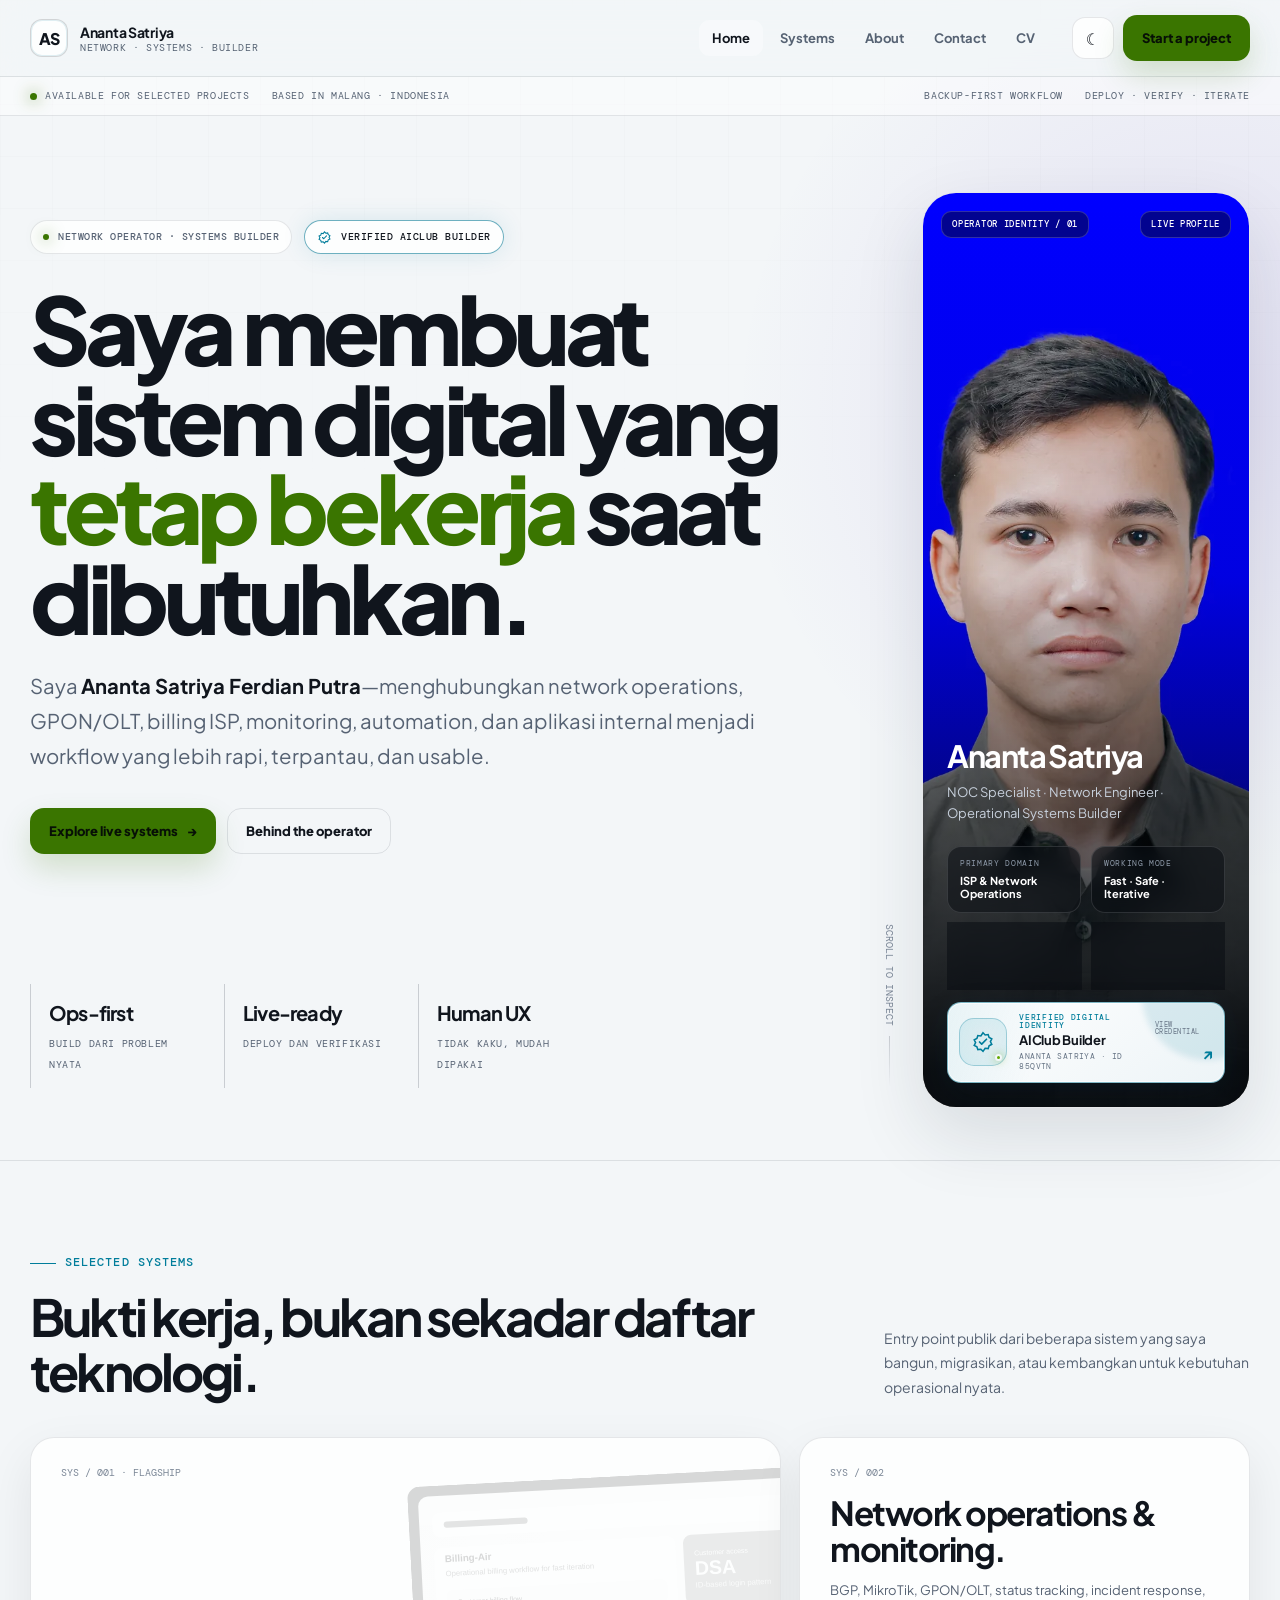
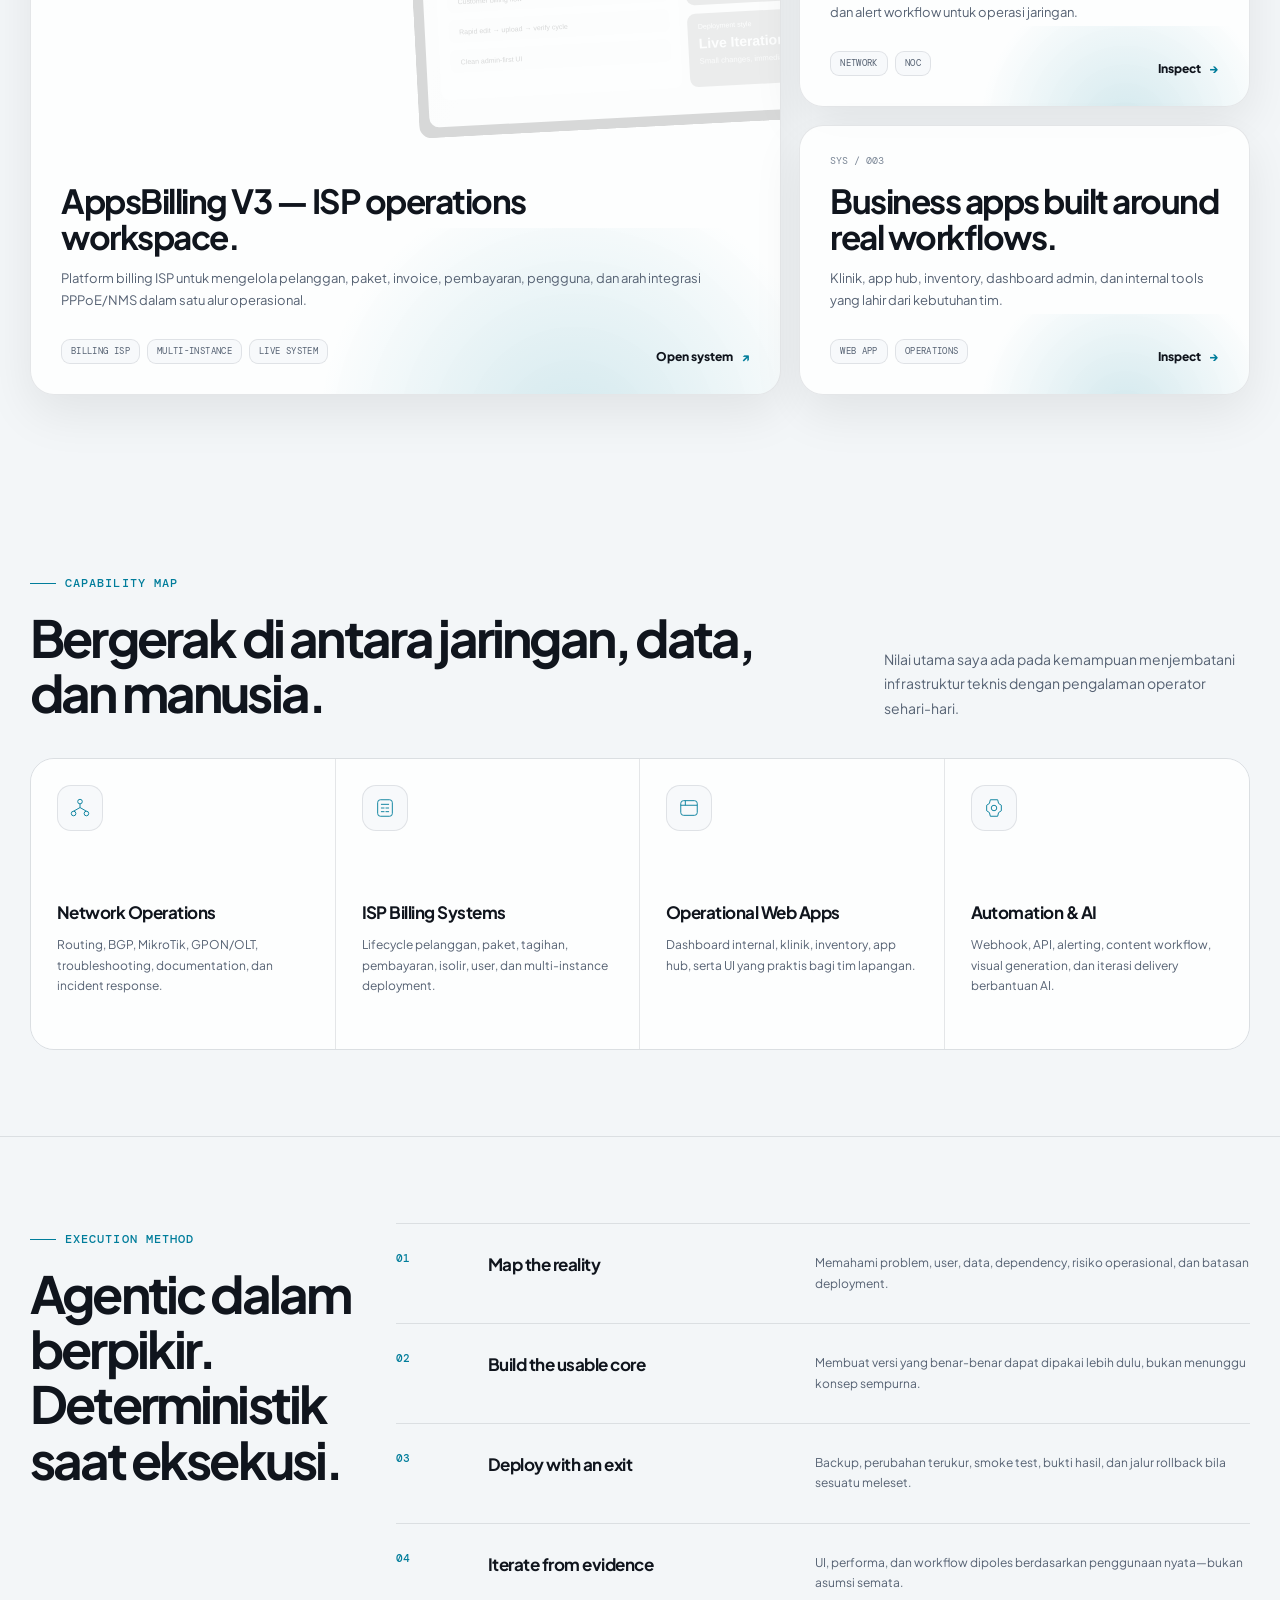
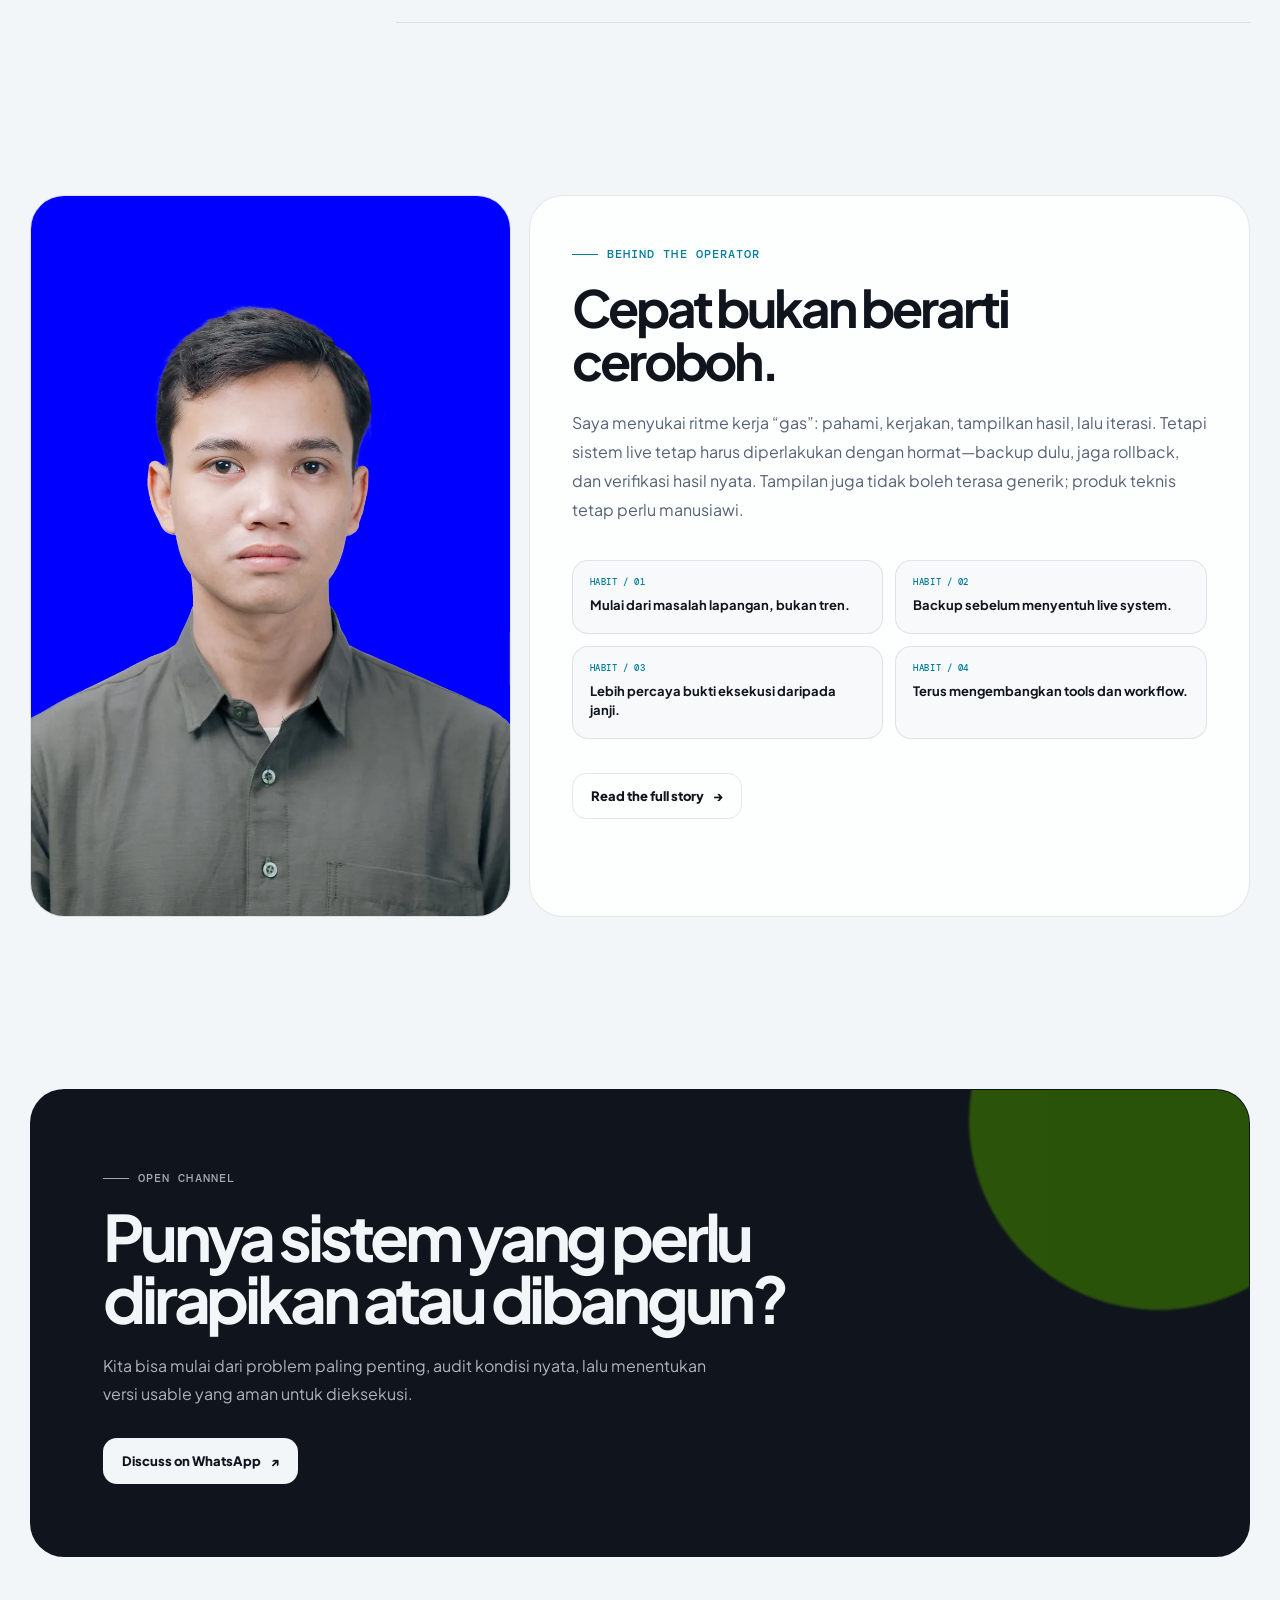
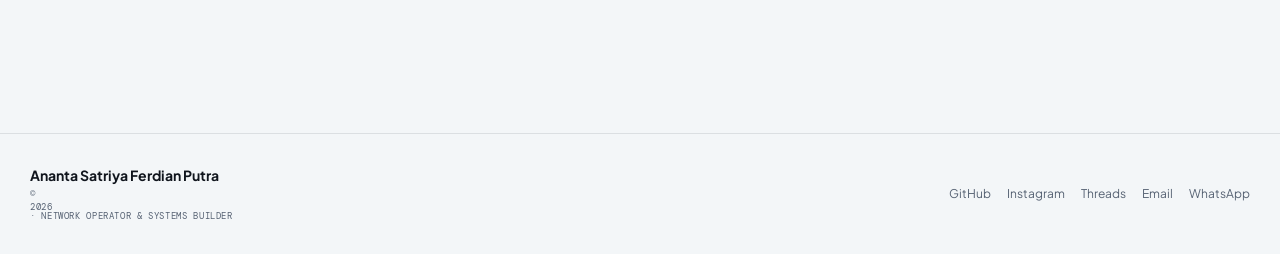
<file: index.html>
<!DOCTYPE html><html lang="id"><head><meta charset="utf-8"><meta name="viewport" content="width=device-width,initial-scale=1"><title>Ananta Satriya — Network Operator & Systems Builder</title><meta name="description" content="Network operator dan systems builder untuk ISP, GPON/OLT, billing, monitoring, automation, dan aplikasi operasional yang benar-benar dipakai."><meta name="theme-color" content="#07090d"><meta name="robots" content="index,follow,max-image-preview:large"><meta name="author" content="Ananta Satriya Ferdian Putra"><meta property="og:locale" content="id_ID"><meta property="og:site_name" content="Ananta Satriya"><meta property="og:type" content="website"><meta property="og:title" content="Ananta Satriya — Network Operator & Systems Builder"><meta property="og:description" content="Network operator dan systems builder untuk ISP, GPON/OLT, billing, monitoring, automation, dan aplikasi operasional yang benar-benar dipakai."><meta property="og:url" content="https://anantasatriya.my.id/"><meta property="og:image:alt" content="Ananta Satriya Ferdian Putra"><meta name="twitter:card" content="summary_large_image"><meta name="twitter:title" content="Ananta Satriya — Network Operator &amp; Systems Builder"><meta name="twitter:description" content="Network operator dan systems builder untuk ISP, GPON/OLT, billing, monitoring, automation, dan aplikasi operasional yang benar-benar dipakai."><meta name="twitter:image" content="https://anantasatriya.my.id/assets/ananta-systems-og.webp"><meta name="twitter:image:alt" content="Ananta Satriya — Network Operator &amp; Systems Builder"><meta property="og:image" content="https://anantasatriya.my.id/assets/ananta-systems-og.webp"><meta property="og:image:width" content="1200"><meta property="og:image:height" content="630"><meta property="og:image:type" content="image/webp"><link rel="alternate" type="text/plain" href="/llms.txt" title="AI-readable website summary"><link rel="canonical" href="https://anantasatriya.my.id/"><link rel="icon" href="/favicon.svg" type="image/svg+xml"><link rel="preconnect" href="https://fonts.googleapis.com"><link rel="preconnect" href="https://fonts.gstatic.com" crossorigin><link rel="stylesheet" href="/styles.css?v=20260722-1253"><script type="application/ld+json">{"@context":"https://schema.org","@graph":[{"@type":"WebSite","@id":"https://anantasatriya.my.id/#website","url":"https://anantasatriya.my.id/","name":"Ananta Satriya","alternateName":"Ananta Satriya — Network Operator & Systems Builder","description":"Portfolio resmi Ananta Satriya untuk network operations, ISP billing systems, monitoring, automation, dan aplikasi operasional.","inLanguage":"id-ID","publisher":{"@id":"https://anantasatriya.my.id/#person"}},{"@type":"Person","@id":"https://anantasatriya.my.id/#person","name":"Ananta Satriya Ferdian Putra","alternateName":["Ananta Satriya","@anantasatriyaa_","@anansaf"],"url":"https://anantasatriya.my.id/","image":{"@type":"ImageObject","url":"https://anantasatriya.my.id/assets/ananta-portrait.webp","width":900,"height":1353},"jobTitle":["Network Engineer","NOC Specialist","GPON/OLT Operator","Operational Systems Builder"],"description":"Network operator dan systems builder yang berfokus pada ISP, routing, BGP, MikroTik, GPON/OLT, billing, monitoring, automation, dan aplikasi operasional.","email":"mailto:anantasatriya@gmail.com","telephone":"+62-858-0478-3530","address":{"@type":"PostalAddress","addressLocality":"Malang","addressRegion":"Jawa Timur","addressCountry":"ID"},"sameAs":["https://github.com/remek8787","https://aiclub.id/builder/s00_01KWRFQVJTS4C02767YQ85QVTN","https://www.instagram.com/anantasatriyaa_/","https://www.threads.com/@anantasatriyaa_","https://www.tiktok.com/@anansaf"],"knowsAbout":["Network operations","BGP","MikroTik","GPON","OLT","NOC monitoring","ISP billing systems","Operational web applications","API automation","Webhook automation","Autonomous systems","Internet peering","IPv4 and IPv6 interconnection","Internet exchange operations"],"subjectOf":[{"@type":"WebPage","name":"AS150931 — Denta Sejahtera Group on PeeringDB","url":"https://www.peeringdb.com/net/34433","description":"PeeringDB network profile that publicly lists Ananta Satriya Ferdian Putra as the NOC contact for AS150931."}],"affiliation":{"@type":"Organization","name":"PT Denta Sejahtera Group","alternateName":"DENTANET","url":"https://dentanet.id/","identifier":"AS150931"}},{"@type":"ProfilePage","@id":"https://anantasatriya.my.id/#webpage","url":"https://anantasatriya.my.id/","name":"Ananta Satriya — Network Operator & Systems Builder","description":"Network operator dan systems builder untuk ISP, GPON/OLT, billing, monitoring, automation, dan aplikasi operasional yang benar-benar dipakai.","inLanguage":"id-ID","dateModified":"2026-07-22","isPartOf":{"@id":"https://anantasatriya.my.id/#website"},"about":{"@id":"https://anantasatriya.my.id/#person"},"primaryImageOfPage":{"@type":"ImageObject","url":"https://anantasatriya.my.id/assets/ananta-systems-og.webp","width":1200,"height":630},"mainEntity":{"@id":"https://anantasatriya.my.id/#person"}}]}</script></head><body><a class="skip-link" href="#main-content">Lewati ke konten utama</a><div class="scroll-line"></div><nav class="site-nav"><div class="container nav-inner"><a class="brand-lockup" href="/"><span class="brand-mark">AS</span><span class="brand-copy"><strong>Ananta Satriya</strong><span>Network · Systems · Builder</span></span></a><div class="nav-links"><a href="/" aria-current="page">Home</a><a href="/projects.html">Systems</a><a href="/about.html">About</a><a href="/contact.html">Contact</a><a href="/cv.html">CV</a></div><div class="nav-actions"><button id="menuToggle" class="icon-button mobile-menu-button" type="button" aria-label="Buka menu" aria-expanded="false">≡</button><button id="themeToggle" class="theme-toggle" type="button">☀</button><a class="btn primary nav-cta" href="https://wa.me/6285804783530" target="_blank" rel="noopener">Start a project</a></div></div></nav><div class="status-rail"><div class="container status-track"><div class="status-cluster"><span class="status-item"><i class="status-dot"></i>Available for selected projects</span><span class="status-item">Based in Malang · Indonesia</span></div><div class="status-cluster"><span class="status-item">Backup-first workflow</span><span class="status-item">Deploy · Verify · Iterate</span></div></div></div>
<main id="main-content">
<section class="hero"><div class="container hero-grid">
<div class="hero-copy reveal"><div><div class="identity-row"><span class="role-chip"><i class="status-dot"></i>Network operator · Systems builder</span><a class="verified-chip" href="https://aiclub.id/builder/s00_01KWRFQVJTS4C02767YQ85QVTN" target="_blank" rel="me noopener"><svg width="15" height="15" viewBox="0 0 24 24" fill="none" aria-hidden="true"><path d="M12 3l2.1 2.1 3-.4.9 2.9 2.7 1.4-1.4 2.7 1.4 2.7-2.7 1.4-.9 2.9-3-.4L12 21l-2.1-2.1-3 .4-.9-2.9L3.3 15l1.4-2.7L3.3 9.6 6 8.2l.9-2.9 3 .4L12 3Z" stroke="currentColor" stroke-width="1.7"/><path d="m8.8 12 2 2 4.4-4.5" stroke="currentColor" stroke-width="1.7" stroke-linecap="round" stroke-linejoin="round"/></svg> Verified AIClub Builder</a></div><h1>Saya membuat sistem digital yang <span class="accent">tetap bekerja</span> saat dibutuhkan.</h1><p class="hero-lead">Saya <strong>Ananta Satriya Ferdian Putra</strong>—menghubungkan network operations, GPON/OLT, billing ISP, monitoring, automation, dan aplikasi internal menjadi workflow yang lebih rapi, terpantau, dan usable.</p><div class="hero-actions"><a class="btn primary" href="#selected-systems">Explore live systems <span class="btn-arrow">→</span></a><a class="btn ghost" href="/about.html">Behind the operator</a></div></div><div class="hero-foot"><div class="hero-proof"><div class="proof-item"><strong>Ops-first</strong><span>Build dari problem nyata</span></div><div class="proof-item"><strong>Live-ready</strong><span>Deploy dan verifikasi</span></div><div class="proof-item"><strong>Human UX</strong><span>Tidak kaku, mudah dipakai</span></div></div><span class="scroll-cue">Scroll to inspect</span></div></div>
<aside class="identity-card reveal"><img src="/assets/ananta-portrait.webp?v=20260722-0052" width="900" height="1353" alt="Potret Ananta Satriya Ferdian Putra" fetchpriority="high"><div class="identity-card-top"><span class="id-label">Operator identity / 01</span><span class="id-label">Live profile</span></div><div class="identity-card-body"><h2>Ananta Satriya</h2><p>NOC Specialist · Network Engineer · Operational Systems Builder</p><div class="identity-meta"><div><span>Primary domain</span><strong>ISP & Network Operations</strong></div><div><span>Working mode</span><strong>Fast · Safe · Iterative</strong></div><div><span>Network identity</span><strong><a href="https://www.peeringdb.com/net/34433" target="_blank" rel="me noopener">AS150931 · Public NOC ↗</a></strong></div><div><span>Social identity</span><strong><a href="https://www.instagram.com/anantasatriyaa_/" target="_blank" rel="me noopener">@anantasatriyaa_ ↗</a></strong></div></div><a class="builder-badge credential-badge" href="https://aiclub.id/builder/s00_01KWRFQVJTS4C02767YQ85QVTN" target="_blank" rel="me noopener" aria-label="Buka profil Verified AIClub Builder Ananta Satriya"><span class="credential-seal"><svg width="24" height="24" viewBox="0 0 24 24" fill="none" aria-hidden="true"><path d="M12 2.8l2.15 2.16 3.02-.4.92 2.91 2.7 1.4-1.4 2.72 1.4 2.72-2.7 1.4-.92 2.9-3.02-.4L12 21.4l-2.15-2.17-3.02.4-.92-2.91-2.7-1.4 1.4-2.72-1.4-2.72 2.7-1.4.92-2.9 3.02.4L12 2.8Z" stroke="currentColor" stroke-width="1.55"/><path d="m8.55 12 2.15 2.15 4.8-4.9" stroke="currentColor" stroke-width="1.7" stroke-linecap="round" stroke-linejoin="round"/></svg><span class="seal-pulse"></span></span><span class="credential-copy"><span class="credential-label">Verified digital identity</span><strong>AIClub Builder</strong><span class="credential-owner">Ananta Satriya · ID 85QVTN</span></span><span class="credential-action"><span>View credential</span><b>↗</b></span></a></div></aside>
</div></section>
<section id="selected-systems" class="section section-line"><div class="container"><div class="section-heading reveal"><div><span class="eyebrow">Selected systems</span><h2>Bukti kerja, bukan sekadar daftar teknologi.</h2></div><p>Entry point publik dari beberapa sistem yang saya bangun, migrasikan, atau kembangkan untuk kebutuhan operasional nyata.</p></div><div class="system-grid"><article class="system-card featured reveal"><span class="system-number">SYS / 001 · FLAGSHIP</span><img class="system-visual" src="/assets/projects/billing-air.svg" alt="" loading="lazy"><h3>AppsBilling V3 — ISP operations workspace.</h3><p>Platform billing ISP untuk mengelola pelanggan, paket, invoice, pembayaran, pengguna, dan arah integrasi PPPoE/NMS dalam satu alur operasional.</p><div class="system-card-footer"><div class="tag-row"><span class="tag">Billing ISP</span><span class="tag">Multi-instance</span><span class="tag">Live system</span></div><a class="text-link" href="https://appsbilling.dentasejahteragroup.my.id/v3/" target="_blank" rel="noopener">Open system <span>↗</span></a></div></article><div class="system-stack"><article class="system-card reveal"><span class="system-number">SYS / 002</span><h3>Network operations & monitoring.</h3><p>BGP, MikroTik, GPON/OLT, status tracking, incident response, dan alert workflow untuk operasi jaringan.</p><div class="system-card-footer"><div class="tag-row"><span class="tag">Network</span><span class="tag">NOC</span></div><a class="text-link" href="/projects.html#ops">Inspect <span>→</span></a></div></article><article class="system-card reveal"><span class="system-number">SYS / 003</span><h3>Business apps built around real workflows.</h3><p>Klinik, app hub, inventory, dashboard admin, dan internal tools yang lahir dari kebutuhan tim.</p><div class="system-card-footer"><div class="tag-row"><span class="tag">Web app</span><span class="tag">Operations</span></div><a class="text-link" href="/projects.html#business">Inspect <span>→</span></a></div></article></div></div></div></section>
<section class="section"><div class="container"><div class="section-heading reveal"><div><span class="eyebrow">Capability map</span><h2>Bergerak di antara jaringan, data, dan manusia.</h2></div><p>Nilai utama saya ada pada kemampuan menjembatani infrastruktur teknis dengan pengalaman operator sehari-hari.</p></div><div class="capability-grid reveal"><article class="capability"><span class="capability-icon"><svg width="22" height="22" viewBox="0 0 24 24" fill="none"><circle cx="12" cy="5" r="2.5" stroke="currentColor"/><circle cx="5" cy="18" r="2.5" stroke="currentColor"/><circle cx="19" cy="18" r="2.5" stroke="currentColor"/><path d="M12 7.5v4m0 0-7 4m7-4 7 4" stroke="currentColor"/></svg></span><h3>Network Operations</h3><p>Routing, BGP, MikroTik, GPON/OLT, troubleshooting, documentation, dan incident response.</p></article><article class="capability"><span class="capability-icon"><svg width="22" height="22" viewBox="0 0 24 24" fill="none"><rect x="4" y="3" width="16" height="18" rx="3" stroke="currentColor"/><path d="M8 8h8M8 12h3m2 0h3M8 16h3m2 0h3" stroke="currentColor" stroke-linecap="round"/></svg></span><h3>ISP Billing Systems</h3><p>Lifecycle pelanggan, paket, tagihan, pembayaran, isolir, user, dan multi-instance deployment.</p></article><article class="capability"><span class="capability-icon"><svg width="22" height="22" viewBox="0 0 24 24" fill="none"><rect x="3" y="4" width="18" height="16" rx="3" stroke="currentColor"/><path d="M3 9h18M8 4v5" stroke="currentColor"/></svg></span><h3>Operational Web Apps</h3><p>Dashboard internal, klinik, inventory, app hub, serta UI yang praktis bagi tim lapangan.</p></article><article class="capability"><span class="capability-icon"><svg width="22" height="22" viewBox="0 0 24 24" fill="none"><path d="M8 3h8l1 4 3 2v6l-3 2-1 4H8l-1-4-3-2V9l3-2 1-4Z" stroke="currentColor"/><circle cx="12" cy="12" r="3" stroke="currentColor"/></svg></span><h3>Automation & AI</h3><p>Webhook, API, alerting, content workflow, visual generation, dan iterasi delivery berbantuan AI.</p></article></div></div></section>
<section class="section section-line"><div class="container workflow"><div class="workflow-intro reveal"><span class="eyebrow">Execution method</span><h2>Agentic dalam berpikir. Deterministik saat eksekusi.</h2></div><div class="workflow-list reveal"><article class="workflow-step"><h3>Map the reality</h3><p>Memahami problem, user, data, dependency, risiko operasional, dan batasan deployment.</p></article><article class="workflow-step"><h3>Build the usable core</h3><p>Membuat versi yang benar-benar dapat dipakai lebih dulu, bukan menunggu konsep sempurna.</p></article><article class="workflow-step"><h3>Deploy with an exit</h3><p>Backup, perubahan terukur, smoke test, bukti hasil, dan jalur rollback bila sesuatu meleset.</p></article><article class="workflow-step"><h3>Iterate from evidence</h3><p>UI, performa, dan workflow dipoles berdasarkan penggunaan nyata—bukan asumsi semata.</p></article></div></div></section>
<section class="section"><div class="container about-preview"><div class="about-photo reveal"><img src="/assets/ananta-portrait.webp?v=20260722-0052" width="900" height="1353" loading="lazy" alt="Ananta Satriya sedang bekerja sebagai network operator dan systems builder"></div><div class="about-panel reveal"><span class="eyebrow">Behind the operator</span><h2>Cepat bukan berarti ceroboh.</h2><p>Saya menyukai ritme kerja “gas”: pahami, kerjakan, tampilkan hasil, lalu iterasi. Tetapi sistem live tetap harus diperlakukan dengan hormat—backup dulu, jaga rollback, dan verifikasi hasil nyata. Tampilan juga tidak boleh terasa generik; produk teknis tetap perlu manusiawi.</p><div class="habit-list"><div class="habit"><span>Habit / 01</span><strong>Mulai dari masalah lapangan, bukan tren.</strong></div><div class="habit"><span>Habit / 02</span><strong>Backup sebelum menyentuh live system.</strong></div><div class="habit"><span>Habit / 03</span><strong>Lebih percaya bukti eksekusi daripada janji.</strong></div><div class="habit"><span>Habit / 04</span><strong>Terus mengembangkan tools dan workflow.</strong></div></div><div class="hero-actions"><a class="btn ghost" href="/about.html">Read the full story <span class="btn-arrow">→</span></a></div></div></div></section>
<section class="section"><div class="container"><div class="cta-panel reveal"><span class="eyebrow">Open channel</span><h2>Punya sistem yang perlu dirapikan atau dibangun?</h2><p>Kita bisa mulai dari problem paling penting, audit kondisi nyata, lalu menentukan versi usable yang aman untuk dieksekusi.</p><a class="btn" href="https://wa.me/6285804783530" target="_blank" rel="noopener">Discuss on WhatsApp <span class="btn-arrow">↗</span></a></div></div></section>
</main><footer class="footer"><div class="container footer-inner"><div class="footer-brand"><strong>Ananta Satriya Ferdian Putra</strong><span>© <span data-year></span> · Network operator & systems builder</span></div><div class="footer-links"><a href="https://github.com/remek8787" target="_blank" rel="me noopener">GitHub</a><a href="https://www.instagram.com/anantasatriyaa_/" target="_blank" rel="me noopener">Instagram</a><a href="https://www.threads.com/@anantasatriyaa_" target="_blank" rel="me noopener">Threads</a><a href="mailto:anantasatriya@gmail.com">Email</a><a href="https://wa.me/6285804783530" target="_blank" rel="noopener">WhatsApp</a></div></div></footer><script src="/app.js?v=20260722-0052"></script></body></html>
</file>
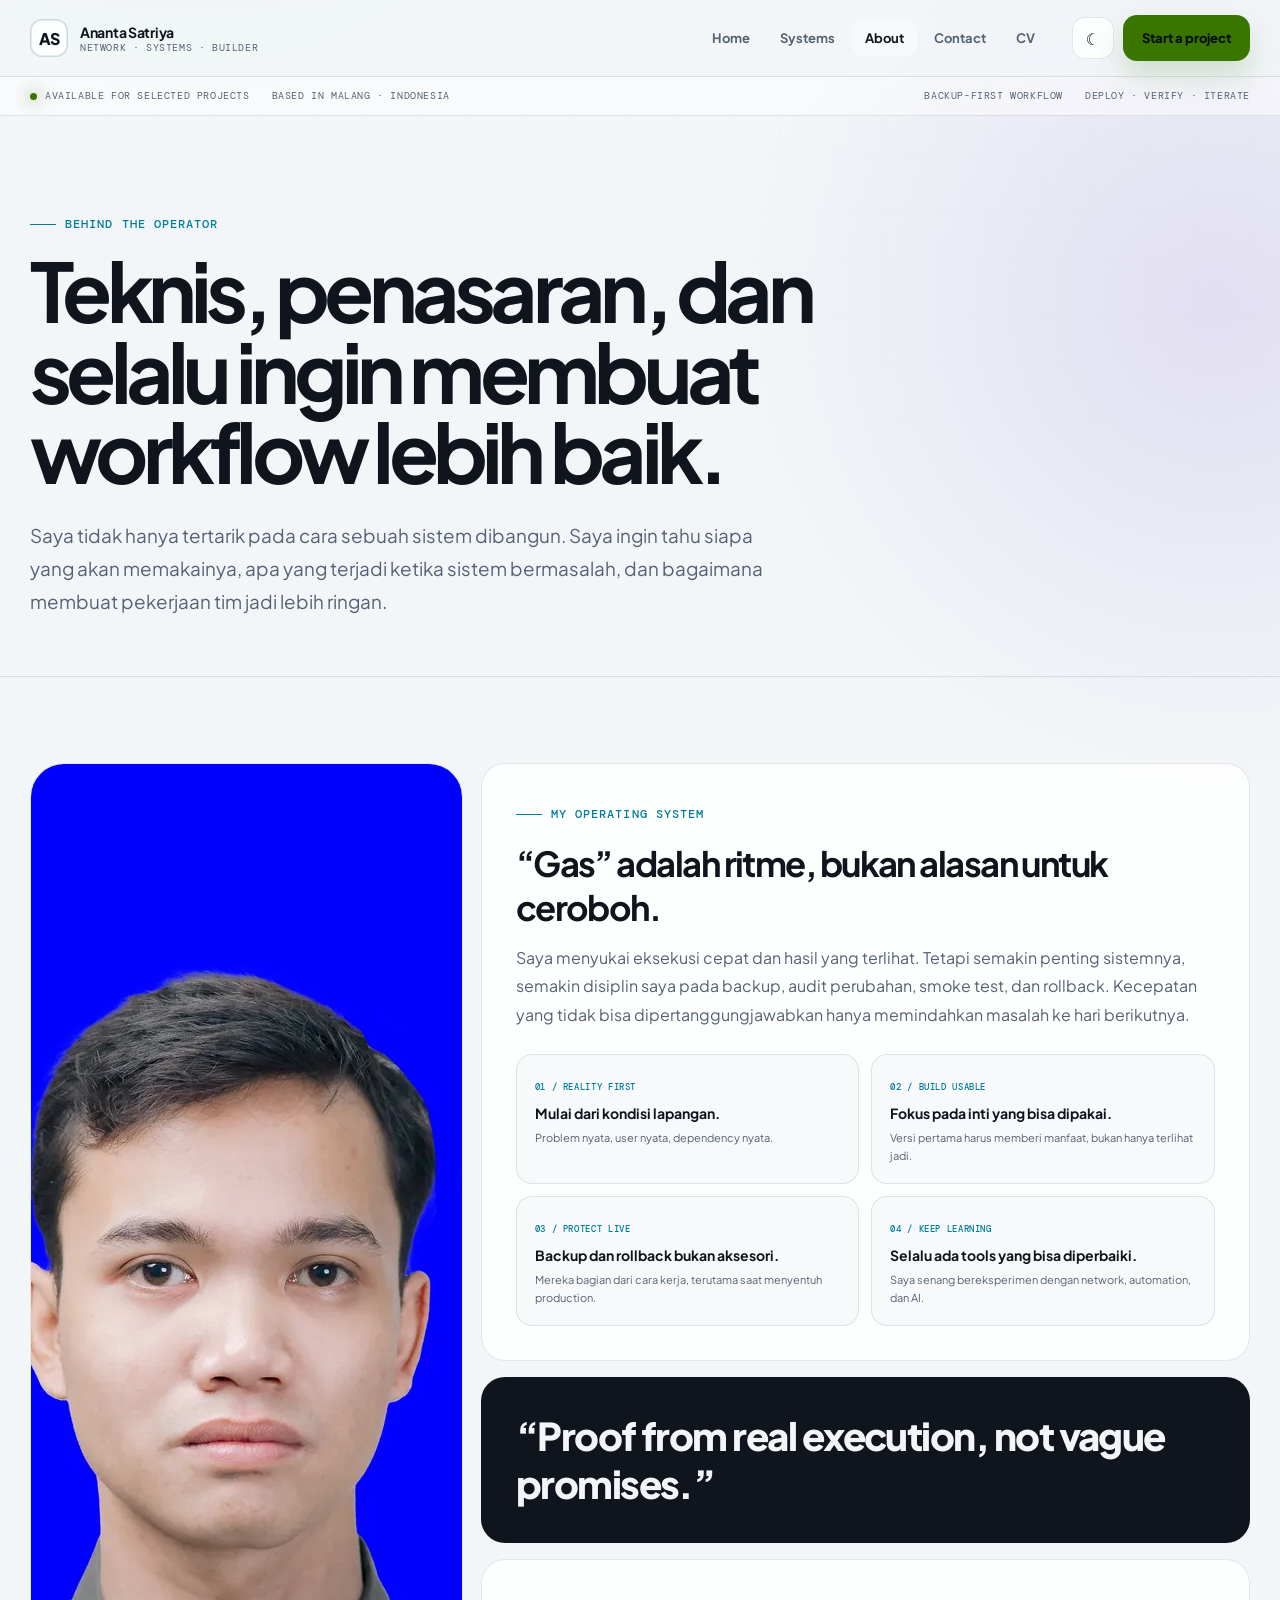
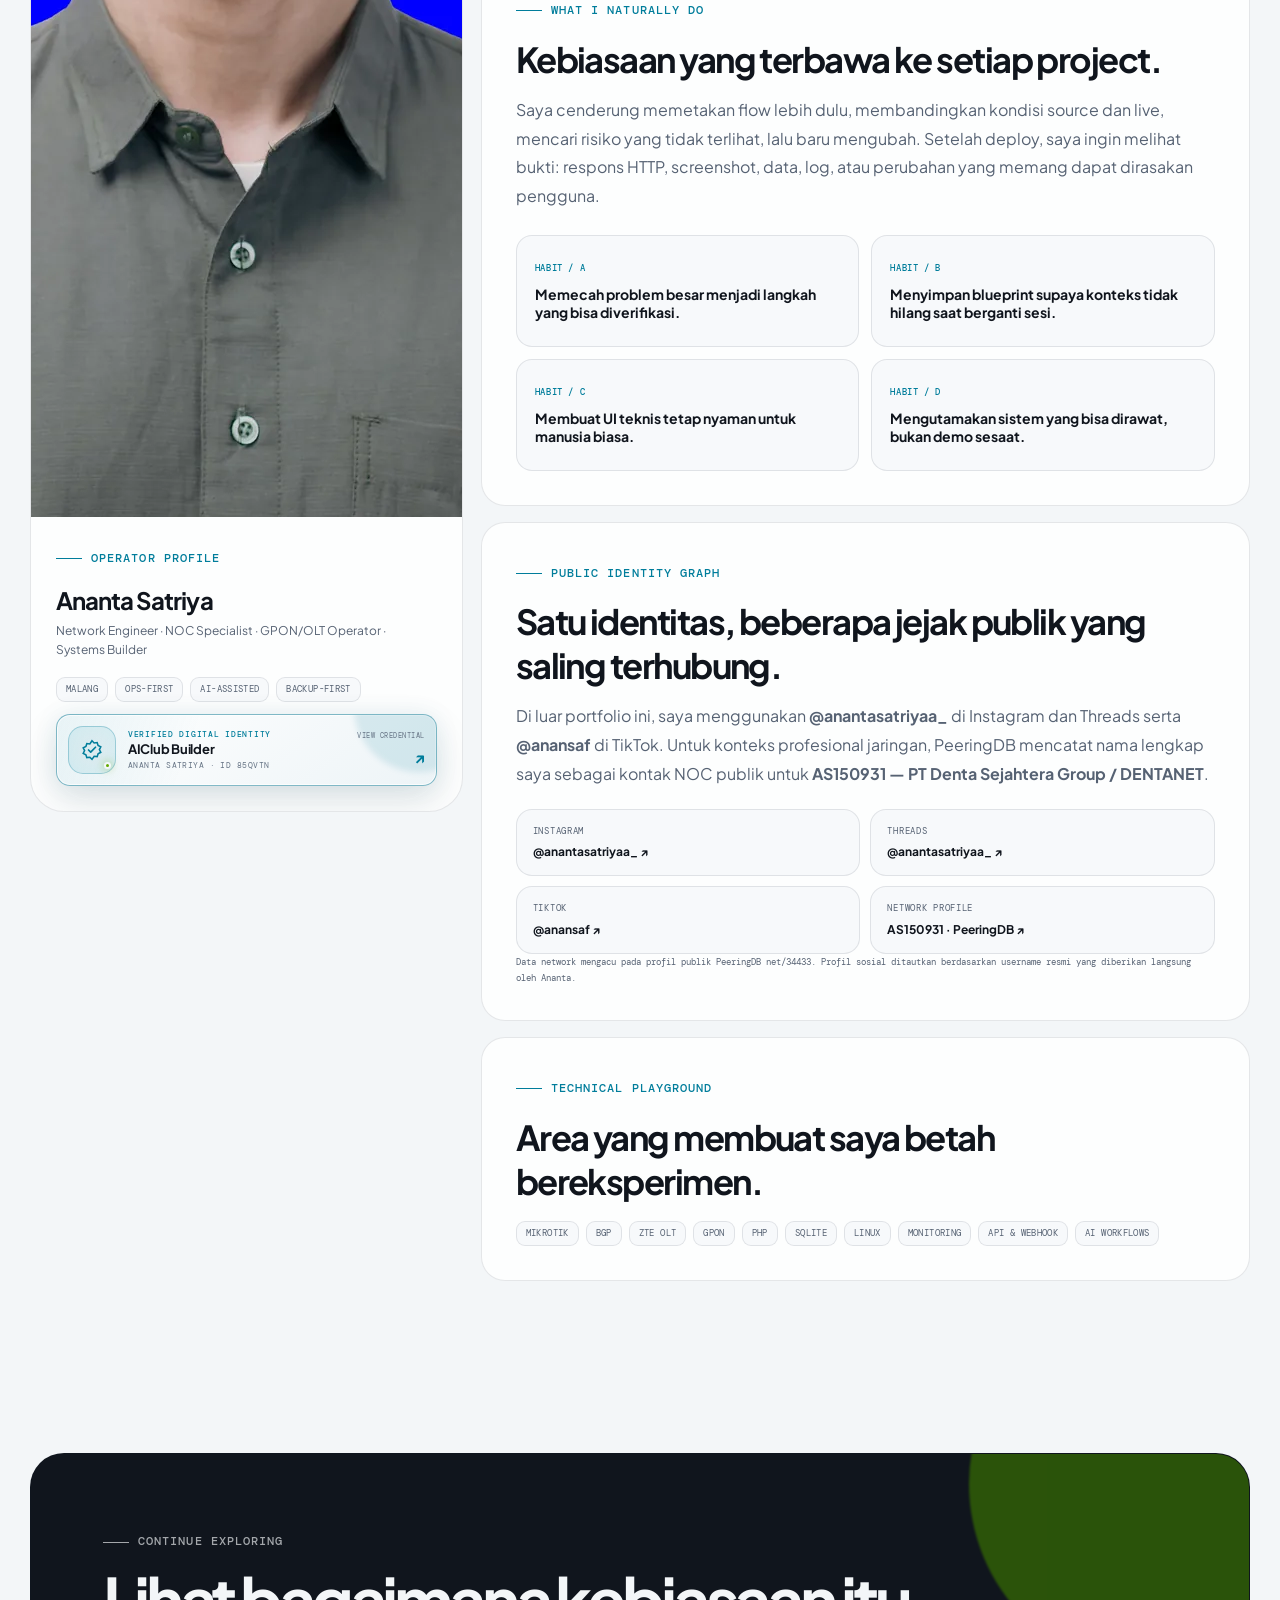
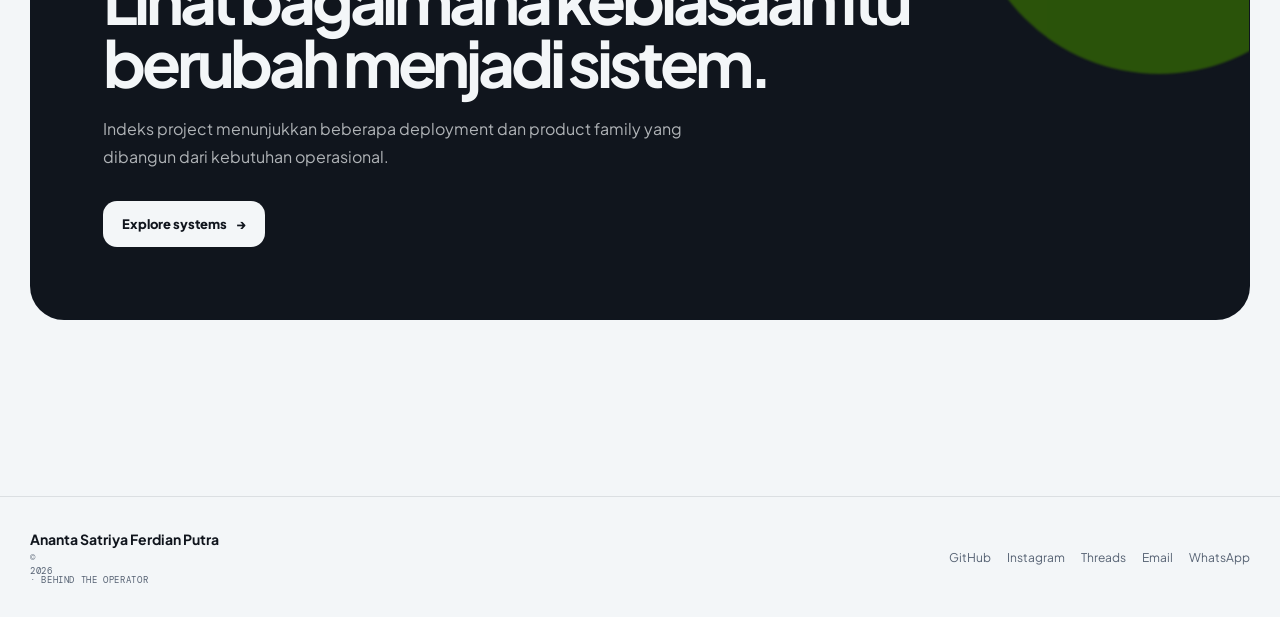
<file: about.html>
<!DOCTYPE html><html lang="id"><head><meta charset="utf-8"><meta name="viewport" content="width=device-width,initial-scale=1"><title>About — Ananta Satriya</title><meta name="description" content="Tentang Ananta Satriya: network operator, NOC specialist, systems builder, dan kebiasaan kerja yang cepat tetapi tetap backup-first."><meta name="theme-color" content="#07090d"><meta name="robots" content="index,follow,max-image-preview:large"><meta name="author" content="Ananta Satriya Ferdian Putra"><meta property="og:locale" content="id_ID"><meta property="og:site_name" content="Ananta Satriya"><meta property="og:type" content="website"><meta property="og:title" content="About — Ananta Satriya"><meta property="og:description" content="Tentang Ananta Satriya: network operator, NOC specialist, systems builder, dan kebiasaan kerja yang cepat tetapi tetap backup-first."><meta property="og:url" content="https://anantasatriya.my.id/about.html"><meta property="og:image:alt" content="Ananta Satriya Ferdian Putra"><meta name="twitter:card" content="summary_large_image"><meta name="twitter:title" content="Tentang Ananta Satriya — Network Operator &amp; Systems Builder"><meta name="twitter:description" content="Profil Ananta Satriya sebagai network operator, NOC specialist, systems builder, serta metode kerja cepat, aman, dan backup-first."><meta name="twitter:image" content="https://anantasatriya.my.id/assets/ananta-systems-og.webp"><meta name="twitter:image:alt" content="Ananta Satriya — Network Operator &amp; Systems Builder"><meta property="og:image" content="https://anantasatriya.my.id/assets/ananta-systems-og.webp"><meta property="og:image:width" content="1200"><meta property="og:image:height" content="630"><meta property="og:image:type" content="image/webp"><link rel="alternate" type="text/plain" href="/llms.txt" title="AI-readable website summary"><link rel="canonical" href="https://anantasatriya.my.id/about.html"><link rel="icon" href="/favicon.svg" type="image/svg+xml"><link rel="preconnect" href="https://fonts.googleapis.com"><link rel="preconnect" href="https://fonts.gstatic.com" crossorigin><link rel="stylesheet" href="/styles.css?v=20260722-1253"><script type="application/ld+json">{"@context":"https://schema.org","@graph":[{"@type":"WebSite","@id":"https://anantasatriya.my.id/#website","url":"https://anantasatriya.my.id/","name":"Ananta Satriya","alternateName":"Ananta Satriya — Network Operator & Systems Builder","description":"Portfolio resmi Ananta Satriya untuk network operations, ISP billing systems, monitoring, automation, dan aplikasi operasional.","inLanguage":"id-ID","publisher":{"@id":"https://anantasatriya.my.id/#person"}},{"@type":"Person","@id":"https://anantasatriya.my.id/#person","name":"Ananta Satriya Ferdian Putra","alternateName":["Ananta Satriya","@anantasatriyaa_","@anansaf"],"url":"https://anantasatriya.my.id/","image":{"@type":"ImageObject","url":"https://anantasatriya.my.id/assets/ananta-portrait.webp","width":900,"height":1353},"jobTitle":["Network Engineer","NOC Specialist","GPON/OLT Operator","Operational Systems Builder"],"description":"Network operator dan systems builder yang berfokus pada ISP, routing, BGP, MikroTik, GPON/OLT, billing, monitoring, automation, dan aplikasi operasional.","email":"mailto:anantasatriya@gmail.com","telephone":"+62-858-0478-3530","address":{"@type":"PostalAddress","addressLocality":"Malang","addressRegion":"Jawa Timur","addressCountry":"ID"},"sameAs":["https://github.com/remek8787","https://aiclub.id/builder/s00_01KWRFQVJTS4C02767YQ85QVTN","https://www.instagram.com/anantasatriyaa_/","https://www.threads.com/@anantasatriyaa_","https://www.tiktok.com/@anansaf"],"knowsAbout":["Network operations","BGP","MikroTik","GPON","OLT","NOC monitoring","ISP billing systems","Operational web applications","API automation","Webhook automation","Autonomous systems","Internet peering","IPv4 and IPv6 interconnection","Internet exchange operations"],"subjectOf":[{"@type":"WebPage","name":"AS150931 — Denta Sejahtera Group on PeeringDB","url":"https://www.peeringdb.com/net/34433","description":"PeeringDB network profile that publicly lists Ananta Satriya Ferdian Putra as the NOC contact for AS150931."}],"affiliation":{"@type":"Organization","name":"PT Denta Sejahtera Group","alternateName":"DENTANET","url":"https://dentanet.id/","identifier":"AS150931"}},{"@type":"AboutPage","@id":"https://anantasatriya.my.id/about.html#webpage","url":"https://anantasatriya.my.id/about.html","name":"Tentang Ananta Satriya — Network Operator & Systems Builder","description":"Profil Ananta Satriya sebagai network operator, NOC specialist, systems builder, serta metode kerja cepat, aman, dan backup-first.","inLanguage":"id-ID","dateModified":"2026-07-22","isPartOf":{"@id":"https://anantasatriya.my.id/#website"},"about":{"@id":"https://anantasatriya.my.id/#person"},"primaryImageOfPage":{"@type":"ImageObject","url":"https://anantasatriya.my.id/assets/ananta-systems-og.webp","width":1200,"height":630}}]}</script></head><body><a class="skip-link" href="#main-content">Lewati ke konten utama</a><div class="scroll-line"></div><nav class="site-nav"><div class="container nav-inner"><a class="brand-lockup" href="/"><span class="brand-mark">AS</span><span class="brand-copy"><strong>Ananta Satriya</strong><span>Network · Systems · Builder</span></span></a><div class="nav-links"><a href="/">Home</a><a href="/projects.html">Systems</a><a href="/about.html" aria-current="page">About</a><a href="/contact.html">Contact</a><a href="/cv.html">CV</a></div><div class="nav-actions"><button id="menuToggle" class="icon-button mobile-menu-button" type="button" aria-label="Buka menu" aria-expanded="false">≡</button><button id="themeToggle" class="theme-toggle" type="button">☀</button><a class="btn primary nav-cta" href="https://wa.me/6285804783530" target="_blank" rel="noopener">Start a project</a></div></div></nav><div class="status-rail"><div class="container status-track"><div class="status-cluster"><span class="status-item"><i class="status-dot"></i>Available for selected projects</span><span class="status-item">Based in Malang · Indonesia</span></div><div class="status-cluster"><span class="status-item">Backup-first workflow</span><span class="status-item">Deploy · Verify · Iterate</span></div></div></div><main id="main-content"><header class="page-hero"><div class="container reveal"><span class="eyebrow">Behind the operator</span><h1>Teknis, penasaran, dan selalu ingin membuat workflow lebih baik.</h1><p>Saya tidak hanya tertarik pada cara sebuah sistem dibangun. Saya ingin tahu siapa yang akan memakainya, apa yang terjadi ketika sistem bermasalah, dan bagaimana membuat pekerjaan tim jadi lebih ringan.</p></div></header><section class="section section-line"><div class="container about-grid"><aside class="profile-sticky reveal"><img src="/assets/ananta-portrait.webp?v=20260722-0052" width="900" height="1353" alt="Ananta Satriya Ferdian Putra"><div class="profile-sticky-body"><span class="eyebrow">Operator profile</span><h2>Ananta Satriya</h2><p>Network Engineer · NOC Specialist · GPON/OLT Operator · Systems Builder</p><div class="profile-badges"><span class="tag">Malang</span><span class="tag">Ops-first</span><span class="tag">AI-assisted</span><span class="tag">Backup-first</span></div><a class="builder-badge credential-badge" href="https://aiclub.id/builder/s00_01KWRFQVJTS4C02767YQ85QVTN" target="_blank" rel="me noopener" aria-label="Buka profil Verified AIClub Builder Ananta Satriya"><span class="credential-seal"><svg width="24" height="24" viewBox="0 0 24 24" fill="none" aria-hidden="true"><path d="M12 2.8l2.15 2.16 3.02-.4.92 2.91 2.7 1.4-1.4 2.72 1.4 2.72-2.7 1.4-.92 2.9-3.02-.4L12 21.4l-2.15-2.17-3.02.4-.92-2.91-2.7-1.4 1.4-2.72-1.4-2.72 2.7-1.4.92-2.9 3.02.4L12 2.8Z" stroke="currentColor" stroke-width="1.55"/><path d="m8.55 12 2.15 2.15 4.8-4.9" stroke="currentColor" stroke-width="1.7" stroke-linecap="round" stroke-linejoin="round"/></svg><span class="seal-pulse"></span></span><span class="credential-copy"><span class="credential-label">Verified digital identity</span><strong>AIClub Builder</strong><span class="credential-owner">Ananta Satriya · ID 85QVTN</span></span><span class="credential-action"><span>View credential</span><b>↗</b></span></a></div></aside><div class="story-stack"><article class="story-card reveal"><span class="eyebrow">My operating system</span><h2>“Gas” adalah ritme, bukan alasan untuk ceroboh.</h2><p>Saya menyukai eksekusi cepat dan hasil yang terlihat. Tetapi semakin penting sistemnya, semakin disiplin saya pada backup, audit perubahan, smoke test, dan rollback. Kecepatan yang tidak bisa dipertanggungjawabkan hanya memindahkan masalah ke hari berikutnya.</p><div class="principles"><div class="principle"><span>01 / Reality first</span><h3>Mulai dari kondisi lapangan.</h3><p>Problem nyata, user nyata, dependency nyata.</p></div><div class="principle"><span>02 / Build usable</span><h3>Fokus pada inti yang bisa dipakai.</h3><p>Versi pertama harus memberi manfaat, bukan hanya terlihat jadi.</p></div><div class="principle"><span>03 / Protect live</span><h3>Backup dan rollback bukan aksesori.</h3><p>Mereka bagian dari cara kerja, terutama saat menyentuh production.</p></div><div class="principle"><span>04 / Keep learning</span><h3>Selalu ada tools yang bisa diperbaiki.</h3><p>Saya senang bereksperimen dengan network, automation, dan AI.</p></div></div></article><article class="story-card quote reveal"><p>“Proof from real execution, not vague promises.”</p></article><article class="story-card reveal"><span class="eyebrow">What I naturally do</span><h2>Kebiasaan yang terbawa ke setiap project.</h2><p>Saya cenderung memetakan flow lebih dulu, membandingkan kondisi source dan live, mencari risiko yang tidak terlihat, lalu baru mengubah. Setelah deploy, saya ingin melihat bukti: respons HTTP, screenshot, data, log, atau perubahan yang memang dapat dirasakan pengguna.</p><div class="principles"><div class="principle"><span>Habit / A</span><h3>Memecah problem besar menjadi langkah yang bisa diverifikasi.</h3></div><div class="principle"><span>Habit / B</span><h3>Menyimpan blueprint supaya konteks tidak hilang saat berganti sesi.</h3></div><div class="principle"><span>Habit / C</span><h3>Membuat UI teknis tetap nyaman untuk manusia biasa.</h3></div><div class="principle"><span>Habit / D</span><h3>Mengutamakan sistem yang bisa dirawat, bukan demo sesaat.</h3></div></div></article><article class="story-card reveal"><span class="eyebrow">Public identity graph</span><h2>Satu identitas, beberapa jejak publik yang saling terhubung.</h2><p>Di luar portfolio ini, saya menggunakan <strong>@anantasatriyaa_</strong> di Instagram dan Threads serta <strong>@anansaf</strong> di TikTok. Untuk konteks profesional jaringan, PeeringDB mencatat nama lengkap saya sebagai kontak NOC publik untuk <strong>AS150931 — PT Denta Sejahtera Group / DENTANET</strong>.</p><div class="identity-link-grid"><a href="https://www.instagram.com/anantasatriyaa_/" target="_blank" rel="me noopener"><span>Instagram</span><strong>@anantasatriyaa_ ↗</strong></a><a href="https://www.threads.com/@anantasatriyaa_" target="_blank" rel="me noopener"><span>Threads</span><strong>@anantasatriyaa_ ↗</strong></a><a href="https://www.tiktok.com/@anansaf" target="_blank" rel="me noopener"><span>TikTok</span><strong>@anansaf ↗</strong></a><a href="https://www.peeringdb.com/net/34433" target="_blank" rel="me noopener"><span>Network profile</span><strong>AS150931 · PeeringDB ↗</strong></a></div><p class="source-note">Data network mengacu pada profil publik PeeringDB net/34433. Profil sosial ditautkan berdasarkan username resmi yang diberikan langsung oleh Ananta.</p></article><article class="story-card reveal"><span class="eyebrow">Technical playground</span><h2>Area yang membuat saya betah bereksperimen.</h2><div class="profile-badges"><span class="tag">MikroTik</span><span class="tag">BGP</span><span class="tag">ZTE OLT</span><span class="tag">GPON</span><span class="tag">PHP</span><span class="tag">SQLite</span><span class="tag">Linux</span><span class="tag">Monitoring</span><span class="tag">API & Webhook</span><span class="tag">AI Workflows</span></div></article></div></div></section><section class="section"><div class="container"><div class="cta-panel reveal"><span class="eyebrow">Continue exploring</span><h2>Lihat bagaimana kebiasaan itu berubah menjadi sistem.</h2><p>Indeks project menunjukkan beberapa deployment dan product family yang dibangun dari kebutuhan operasional.</p><a class="btn" href="/projects.html">Explore systems <span class="btn-arrow">→</span></a></div></div></section></main><footer class="footer"><div class="container footer-inner"><div class="footer-brand"><strong>Ananta Satriya Ferdian Putra</strong><span>© <span data-year></span> · Behind the operator</span></div><div class="footer-links"><a href="https://github.com/remek8787" target="_blank" rel="me noopener">GitHub</a><a href="https://www.instagram.com/anantasatriyaa_/" target="_blank" rel="me noopener">Instagram</a><a href="https://www.threads.com/@anantasatriyaa_" target="_blank" rel="me noopener">Threads</a><a href="mailto:anantasatriya@gmail.com">Email</a><a href="https://wa.me/6285804783530" target="_blank" rel="noopener">WhatsApp</a></div></div></footer><script src="/app.js?v=20260722-0052"></script></body></html>
</file>
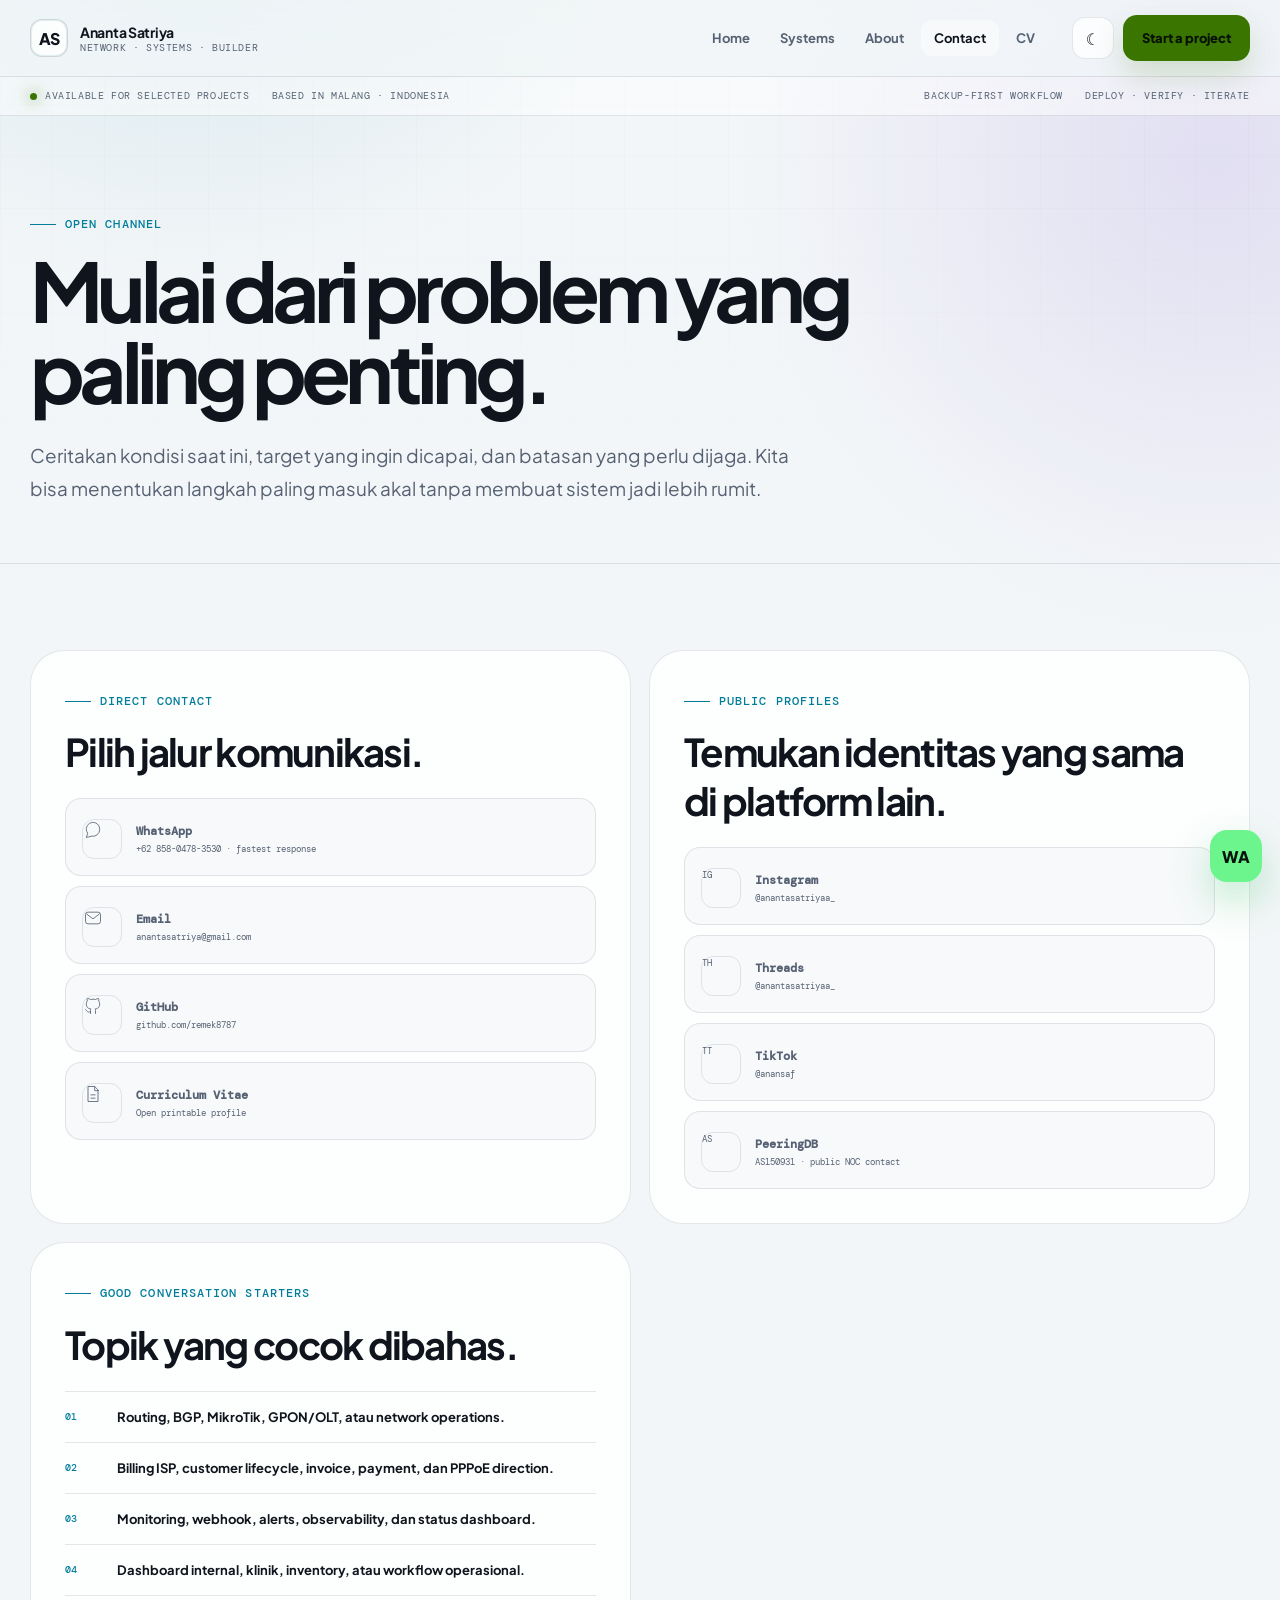
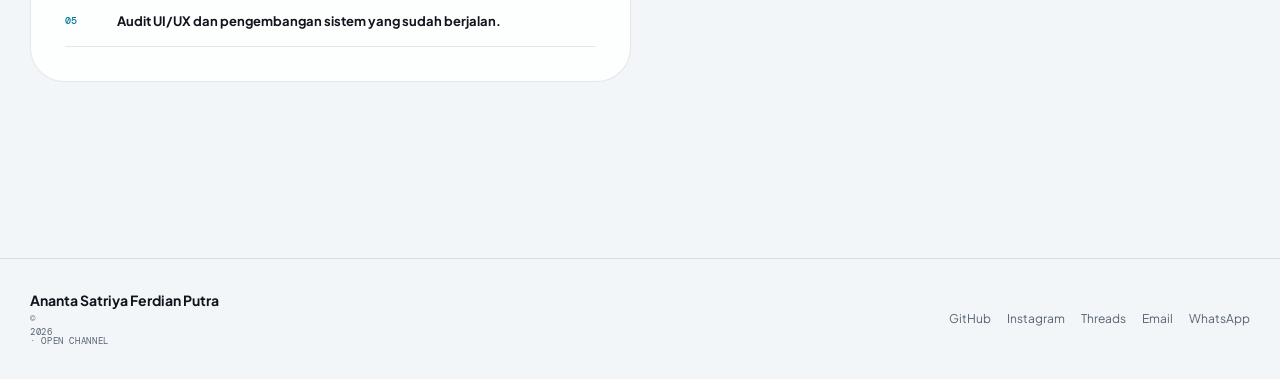
<file: contact.html>
<!DOCTYPE html><html lang="id"><head><meta charset="utf-8"><meta name="viewport" content="width=device-width,initial-scale=1"><title>Contact — Ananta Satriya</title><meta name="description" content="Hubungi Ananta Satriya untuk network operations, ISP billing, GPON/OLT, monitoring, automation, atau aplikasi operasional."><meta name="theme-color" content="#07090d"><meta name="robots" content="index,follow,max-image-preview:large"><meta name="author" content="Ananta Satriya Ferdian Putra"><meta property="og:locale" content="id_ID"><meta property="og:site_name" content="Ananta Satriya"><meta property="og:type" content="website"><meta property="og:title" content="Contact — Ananta Satriya"><meta property="og:description" content="Hubungi Ananta Satriya untuk network operations, ISP billing, GPON/OLT, monitoring, automation, atau aplikasi operasional."><meta property="og:url" content="https://anantasatriya.my.id/contact.html"><meta property="og:image:alt" content="Ananta Satriya Ferdian Putra"><meta name="twitter:card" content="summary_large_image"><meta name="twitter:title" content="Kontak Ananta Satriya — Network Operations &amp; Systems"><meta name="twitter:description" content="Hubungi Ananta Satriya untuk network operations, ISP billing, GPON/OLT, monitoring, automation, atau aplikasi operasional."><meta name="twitter:image" content="https://anantasatriya.my.id/assets/ananta-systems-og.webp"><meta name="twitter:image:alt" content="Ananta Satriya — Network Operator &amp; Systems Builder"><meta property="og:image" content="https://anantasatriya.my.id/assets/ananta-systems-og.webp"><meta property="og:image:width" content="1200"><meta property="og:image:height" content="630"><meta property="og:image:type" content="image/webp"><link rel="alternate" type="text/plain" href="/llms.txt" title="AI-readable website summary"><link rel="canonical" href="https://anantasatriya.my.id/contact.html"><link rel="icon" href="/favicon.svg" type="image/svg+xml"><link rel="preconnect" href="https://fonts.googleapis.com"><link rel="preconnect" href="https://fonts.gstatic.com" crossorigin><link rel="stylesheet" href="/styles.css?v=20260722-1253"><script type="application/ld+json">{"@context":"https://schema.org","@graph":[{"@type":"WebSite","@id":"https://anantasatriya.my.id/#website","url":"https://anantasatriya.my.id/","name":"Ananta Satriya","alternateName":"Ananta Satriya — Network Operator & Systems Builder","description":"Portfolio resmi Ananta Satriya untuk network operations, ISP billing systems, monitoring, automation, dan aplikasi operasional.","inLanguage":"id-ID","publisher":{"@id":"https://anantasatriya.my.id/#person"}},{"@type":"Person","@id":"https://anantasatriya.my.id/#person","name":"Ananta Satriya Ferdian Putra","alternateName":["Ananta Satriya","@anantasatriyaa_","@anansaf"],"url":"https://anantasatriya.my.id/","image":{"@type":"ImageObject","url":"https://anantasatriya.my.id/assets/ananta-portrait.webp","width":900,"height":1353},"jobTitle":["Network Engineer","NOC Specialist","GPON/OLT Operator","Operational Systems Builder"],"description":"Network operator dan systems builder yang berfokus pada ISP, routing, BGP, MikroTik, GPON/OLT, billing, monitoring, automation, dan aplikasi operasional.","email":"mailto:anantasatriya@gmail.com","telephone":"+62-858-0478-3530","address":{"@type":"PostalAddress","addressLocality":"Malang","addressRegion":"Jawa Timur","addressCountry":"ID"},"sameAs":["https://github.com/remek8787","https://aiclub.id/builder/s00_01KWRFQVJTS4C02767YQ85QVTN","https://www.instagram.com/anantasatriyaa_/","https://www.threads.com/@anantasatriyaa_","https://www.tiktok.com/@anansaf"],"knowsAbout":["Network operations","BGP","MikroTik","GPON","OLT","NOC monitoring","ISP billing systems","Operational web applications","API automation","Webhook automation","Autonomous systems","Internet peering","IPv4 and IPv6 interconnection","Internet exchange operations"],"subjectOf":[{"@type":"WebPage","name":"AS150931 — Denta Sejahtera Group on PeeringDB","url":"https://www.peeringdb.com/net/34433","description":"PeeringDB network profile that publicly lists Ananta Satriya Ferdian Putra as the NOC contact for AS150931."}],"affiliation":{"@type":"Organization","name":"PT Denta Sejahtera Group","alternateName":"DENTANET","url":"https://dentanet.id/","identifier":"AS150931"}},{"@type":"ContactPage","@id":"https://anantasatriya.my.id/contact.html#webpage","url":"https://anantasatriya.my.id/contact.html","name":"Kontak Ananta Satriya — Network Operations & Systems","description":"Hubungi Ananta Satriya untuk network operations, ISP billing, GPON/OLT, monitoring, automation, atau aplikasi operasional.","inLanguage":"id-ID","dateModified":"2026-07-22","isPartOf":{"@id":"https://anantasatriya.my.id/#website"},"about":{"@id":"https://anantasatriya.my.id/#person"},"primaryImageOfPage":{"@type":"ImageObject","url":"https://anantasatriya.my.id/assets/ananta-systems-og.webp","width":1200,"height":630}}]}</script></head><body><a class="skip-link" href="#main-content">Lewati ke konten utama</a><div class="scroll-line"></div><nav class="site-nav"><div class="container nav-inner"><a class="brand-lockup" href="/"><span class="brand-mark">AS</span><span class="brand-copy"><strong>Ananta Satriya</strong><span>Network · Systems · Builder</span></span></a><div class="nav-links"><a href="/">Home</a><a href="/projects.html">Systems</a><a href="/about.html">About</a><a href="/contact.html" aria-current="page">Contact</a><a href="/cv.html">CV</a></div><div class="nav-actions"><button id="menuToggle" class="icon-button mobile-menu-button" type="button" aria-label="Buka menu" aria-expanded="false">≡</button><button id="themeToggle" class="theme-toggle" type="button">☀</button><a class="btn primary nav-cta" href="https://wa.me/6285804783530" target="_blank" rel="noopener">Start a project</a></div></div></nav><div class="status-rail"><div class="container status-track"><div class="status-cluster"><span class="status-item"><i class="status-dot"></i>Available for selected projects</span><span class="status-item">Based in Malang · Indonesia</span></div><div class="status-cluster"><span class="status-item">Backup-first workflow</span><span class="status-item">Deploy · Verify · Iterate</span></div></div></div><main id="main-content"><header class="page-hero"><div class="container reveal"><span class="eyebrow">Open channel</span><h1>Mulai dari problem yang paling penting.</h1><p>Ceritakan kondisi saat ini, target yang ingin dicapai, dan batasan yang perlu dijaga. Kita bisa menentukan langkah paling masuk akal tanpa membuat sistem jadi lebih rumit.</p></div></header><section class="section section-line"><div class="container contact-grid"><article class="contact-card reveal"><span class="eyebrow">Direct contact</span><h2>Pilih jalur komunikasi.</h2><div class="contact-options"><a class="contact-option" href="https://wa.me/6285804783530" target="_blank" rel="noopener"><span class="contact-option-icon"><svg width="20" height="20" viewBox="0 0 24 24" fill="none"><path d="M20 11.5a8 8 0 0 1-9.5 7.85L4 21l1.65-5.25A8 8 0 1 1 20 11.5Z" stroke="currentColor"/></svg></span><span><strong>WhatsApp</strong><span>+62 858-0478-3530 · fastest response</span></span></a><a class="contact-option" href="mailto:anantasatriya@gmail.com"><span class="contact-option-icon"><svg width="20" height="20" viewBox="0 0 24 24" fill="none"><rect x="3" y="5" width="18" height="14" rx="3" stroke="currentColor"/><path d="m4 7 8 6 8-6" stroke="currentColor"/></svg></span><span><strong>Email</strong><span>anantasatriya@gmail.com</span></span></a><a class="contact-option" href="https://github.com/remek8787" target="_blank" rel="noopener"><span class="contact-option-icon"><svg width="20" height="20" viewBox="0 0 24 24" fill="none"><path d="M9 19c-4.5 1.5-4.5-2.5-6-3m12 5v-3.5c0-1 .1-1.5-.5-2 2.8-.3 5.5-1.4 5.5-6A4.6 4.6 0 0 0 18.8 6 4.3 4.3 0 0 0 18.7 3S17.7 2.7 15 4.2a11 11 0 0 0-6 0C6.3 2.7 5.3 3 5.3 3A4.3 4.3 0 0 0 5.2 6 4.6 4.6 0 0 0 4 9.5c0 4.6 2.7 5.7 5.5 6-.6.5-.6 1.2-.5 2V21" stroke="currentColor" stroke-linecap="round" stroke-linejoin="round"/></svg></span><span><strong>GitHub</strong><span>github.com/remek8787</span></span></a><a class="contact-option" href="/cv.html"><span class="contact-option-icon"><svg width="20" height="20" viewBox="0 0 24 24" fill="none"><path d="M6 3h8l4 4v14H6V3Z" stroke="currentColor"/><path d="M14 3v5h5M9 13h6m-6 4h6" stroke="currentColor"/></svg></span><span><strong>Curriculum Vitae</strong><span>Open printable profile</span></span></a></div></article><article class="contact-card reveal"><span class="eyebrow">Public profiles</span><h2>Temukan identitas yang sama di platform lain.</h2><div class="contact-options"><a class="contact-option" href="https://www.instagram.com/anantasatriyaa_/" target="_blank" rel="me noopener"><span class="contact-option-icon">IG</span><span><strong>Instagram</strong><span>@anantasatriyaa_</span></span></a><a class="contact-option" href="https://www.threads.com/@anantasatriyaa_" target="_blank" rel="me noopener"><span class="contact-option-icon">TH</span><span><strong>Threads</strong><span>@anantasatriyaa_</span></span></a><a class="contact-option" href="https://www.tiktok.com/@anansaf" target="_blank" rel="me noopener"><span class="contact-option-icon">TT</span><span><strong>TikTok</strong><span>@anansaf</span></span></a><a class="contact-option" href="https://www.peeringdb.com/net/34433" target="_blank" rel="me noopener"><span class="contact-option-icon">AS</span><span><strong>PeeringDB</strong><span>AS150931 · public NOC contact</span></span></a></div></article><article class="contact-card reveal"><span class="eyebrow">Good conversation starters</span><h2>Topik yang cocok dibahas.</h2><div class="topic-list"><div class="topic"><span>01</span><strong>Routing, BGP, MikroTik, GPON/OLT, atau network operations.</strong></div><div class="topic"><span>02</span><strong>Billing ISP, customer lifecycle, invoice, payment, dan PPPoE direction.</strong></div><div class="topic"><span>03</span><strong>Monitoring, webhook, alerts, observability, dan status dashboard.</strong></div><div class="topic"><span>04</span><strong>Dashboard internal, klinik, inventory, atau workflow operasional.</strong></div><div class="topic"><span>05</span><strong>Audit UI/UX dan pengembangan sistem yang sudah berjalan.</strong></div></div></article></div></section></main><a class="floating-wa" href="https://wa.me/6285804783530" target="_blank" rel="noopener" aria-label="Chat via WhatsApp">WA</a><footer class="footer"><div class="container footer-inner"><div class="footer-brand"><strong>Ananta Satriya Ferdian Putra</strong><span>© <span data-year></span> · Open channel</span></div><div class="footer-links"><a href="https://github.com/remek8787" target="_blank" rel="me noopener">GitHub</a><a href="https://www.instagram.com/anantasatriyaa_/" target="_blank" rel="me noopener">Instagram</a><a href="https://www.threads.com/@anantasatriyaa_" target="_blank" rel="me noopener">Threads</a><a href="mailto:anantasatriya@gmail.com">Email</a><a href="https://wa.me/6285804783530" target="_blank" rel="noopener">WhatsApp</a></div></div></footer><script src="/app.js?v=20260722-0052"></script></body></html>
</file>
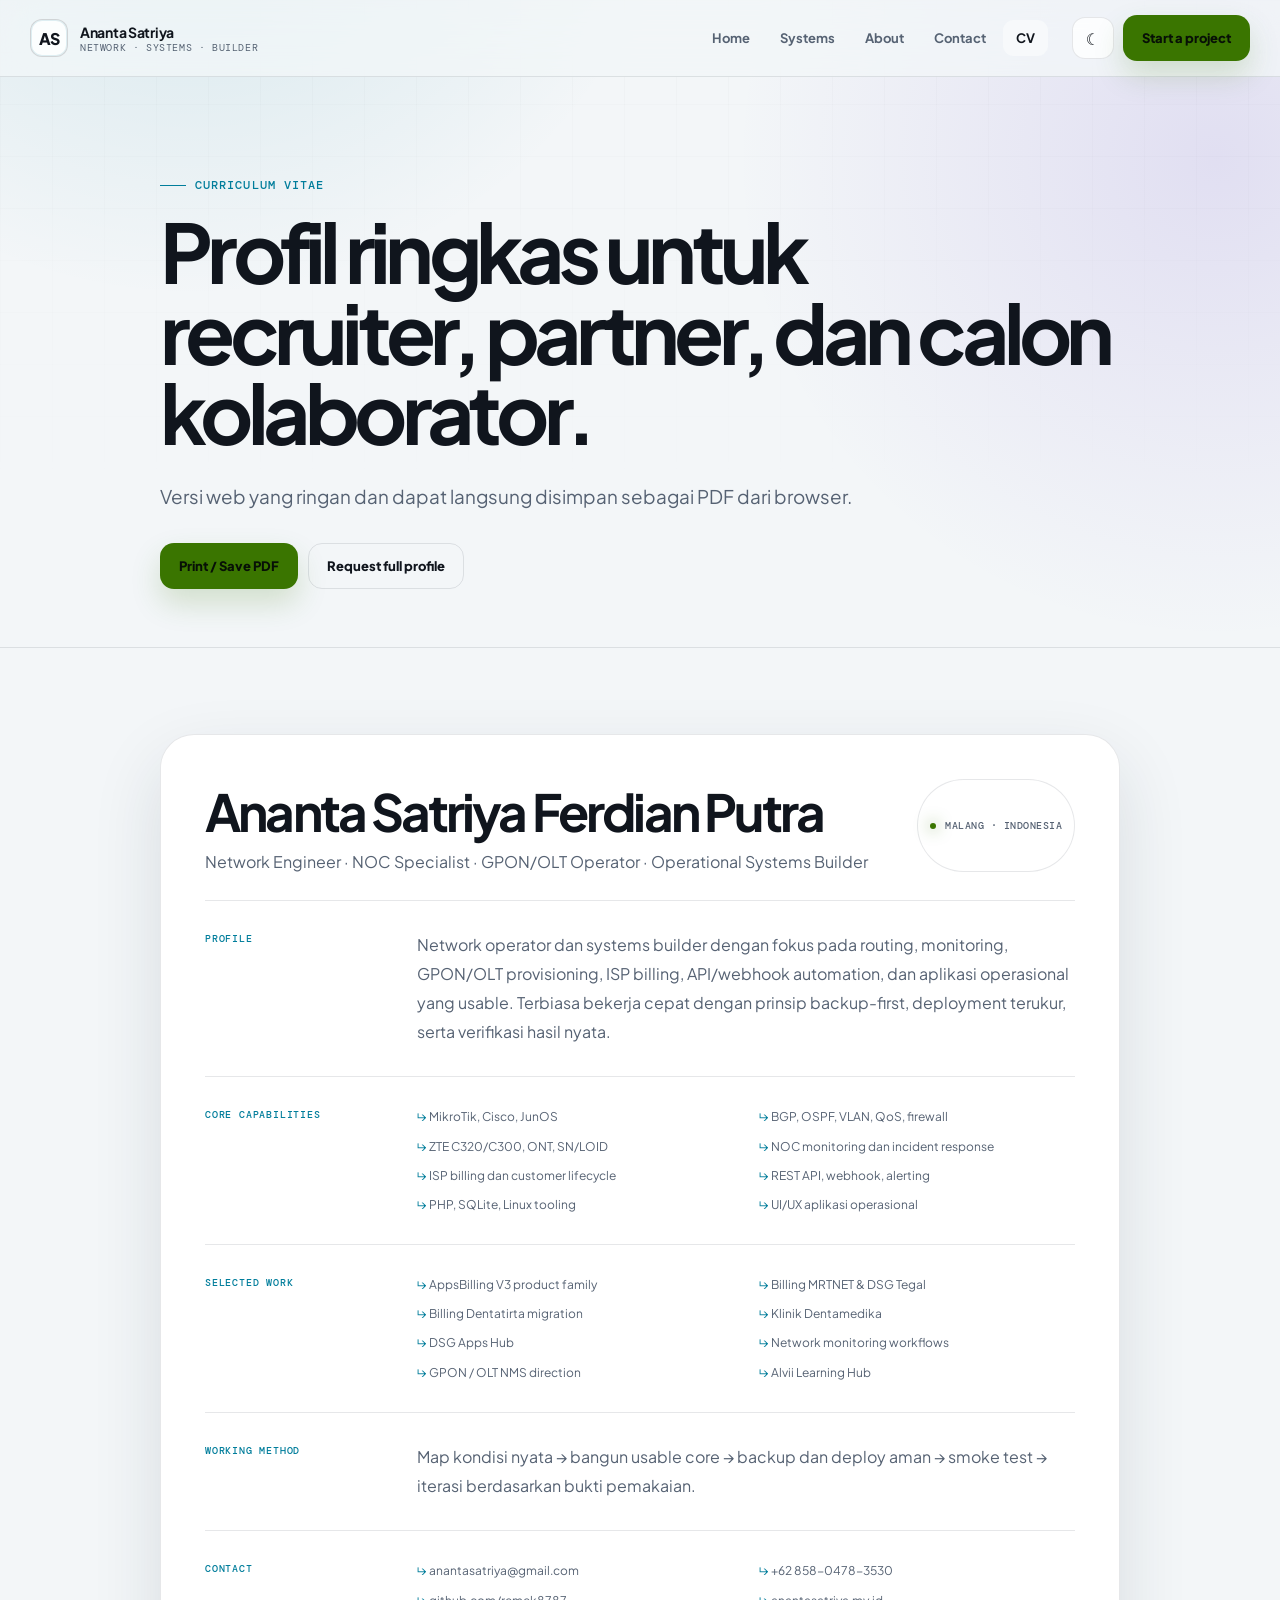
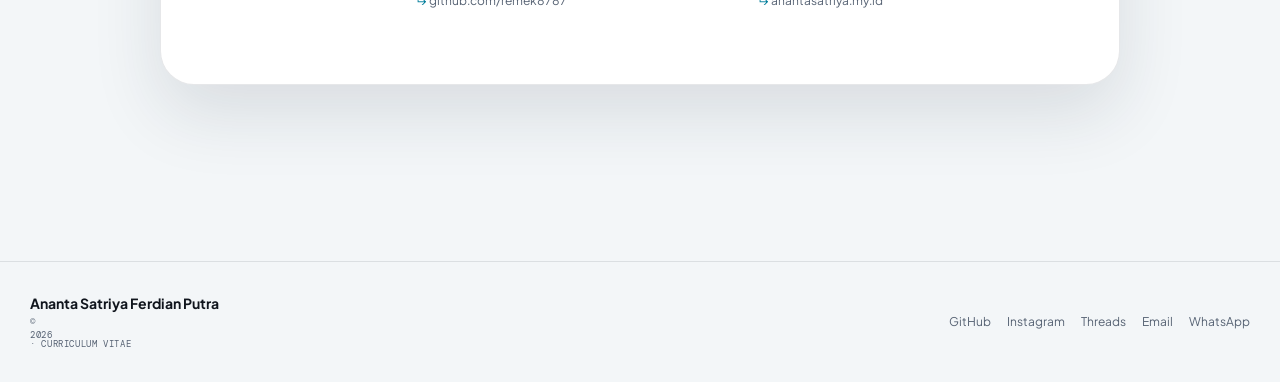
<file: cv.html>
<!DOCTYPE html><html lang="id"><head><meta charset="utf-8"><meta name="viewport" content="width=device-width,initial-scale=1"><title>CV — Ananta Satriya Ferdian Putra</title><meta name="description" content="CV Ananta Satriya Ferdian Putra: Network Engineer, NOC Specialist, GPON/OLT Operator, dan Operational Systems Builder."><meta name="theme-color" content="#07090d"><meta name="robots" content="index,follow,max-image-preview:large"><meta name="author" content="Ananta Satriya Ferdian Putra"><meta property="og:locale" content="id_ID"><meta property="og:site_name" content="Ananta Satriya"><meta property="og:type" content="website"><meta property="og:title" content="CV — Ananta Satriya Ferdian Putra"><meta property="og:description" content="CV Ananta Satriya Ferdian Putra: Network Engineer, NOC Specialist, GPON/OLT Operator, dan Operational Systems Builder."><meta property="og:url" content="https://anantasatriya.my.id/cv.html"><meta property="og:image:alt" content="Ananta Satriya Ferdian Putra"><meta name="twitter:card" content="summary_large_image"><meta name="twitter:title" content="CV Ananta Satriya Ferdian Putra"><meta name="twitter:description" content="CV Ananta Satriya Ferdian Putra: Network Engineer, NOC Specialist, GPON/OLT Operator, dan Operational Systems Builder."><meta name="twitter:image" content="https://anantasatriya.my.id/assets/ananta-systems-og.webp"><meta name="twitter:image:alt" content="Ananta Satriya — Network Operator &amp; Systems Builder"><meta property="og:image" content="https://anantasatriya.my.id/assets/ananta-systems-og.webp"><meta property="og:image:width" content="1200"><meta property="og:image:height" content="630"><meta property="og:image:type" content="image/webp"><link rel="alternate" type="text/plain" href="/llms.txt" title="AI-readable website summary"><link rel="canonical" href="https://anantasatriya.my.id/cv.html"><link rel="icon" href="/favicon.svg" type="image/svg+xml"><link rel="preconnect" href="https://fonts.googleapis.com"><link rel="preconnect" href="https://fonts.gstatic.com" crossorigin><link rel="stylesheet" href="/styles.css?v=20260722-1253"><script type="application/ld+json">{"@context":"https://schema.org","@graph":[{"@type":"WebSite","@id":"https://anantasatriya.my.id/#website","url":"https://anantasatriya.my.id/","name":"Ananta Satriya","alternateName":"Ananta Satriya — Network Operator & Systems Builder","description":"Portfolio resmi Ananta Satriya untuk network operations, ISP billing systems, monitoring, automation, dan aplikasi operasional.","inLanguage":"id-ID","publisher":{"@id":"https://anantasatriya.my.id/#person"}},{"@type":"Person","@id":"https://anantasatriya.my.id/#person","name":"Ananta Satriya Ferdian Putra","alternateName":["Ananta Satriya","@anantasatriyaa_","@anansaf"],"url":"https://anantasatriya.my.id/","image":{"@type":"ImageObject","url":"https://anantasatriya.my.id/assets/ananta-portrait.webp","width":900,"height":1353},"jobTitle":["Network Engineer","NOC Specialist","GPON/OLT Operator","Operational Systems Builder"],"description":"Network operator dan systems builder yang berfokus pada ISP, routing, BGP, MikroTik, GPON/OLT, billing, monitoring, automation, dan aplikasi operasional.","email":"mailto:anantasatriya@gmail.com","telephone":"+62-858-0478-3530","address":{"@type":"PostalAddress","addressLocality":"Malang","addressRegion":"Jawa Timur","addressCountry":"ID"},"sameAs":["https://github.com/remek8787","https://aiclub.id/builder/s00_01KWRFQVJTS4C02767YQ85QVTN","https://www.instagram.com/anantasatriyaa_/","https://www.threads.com/@anantasatriyaa_","https://www.tiktok.com/@anansaf"],"knowsAbout":["Network operations","BGP","MikroTik","GPON","OLT","NOC monitoring","ISP billing systems","Operational web applications","API automation","Webhook automation","Autonomous systems","Internet peering","IPv4 and IPv6 interconnection","Internet exchange operations"],"subjectOf":[{"@type":"WebPage","name":"AS150931 — Denta Sejahtera Group on PeeringDB","url":"https://www.peeringdb.com/net/34433","description":"PeeringDB network profile that publicly lists Ananta Satriya Ferdian Putra as the NOC contact for AS150931."}],"affiliation":{"@type":"Organization","name":"PT Denta Sejahtera Group","alternateName":"DENTANET","url":"https://dentanet.id/","identifier":"AS150931"}},{"@type":"ProfilePage","@id":"https://anantasatriya.my.id/cv.html#webpage","url":"https://anantasatriya.my.id/cv.html","name":"CV Ananta Satriya Ferdian Putra","description":"CV Ananta Satriya Ferdian Putra: Network Engineer, NOC Specialist, GPON/OLT Operator, dan Operational Systems Builder.","inLanguage":"id-ID","dateModified":"2026-07-22","isPartOf":{"@id":"https://anantasatriya.my.id/#website"},"about":{"@id":"https://anantasatriya.my.id/#person"},"primaryImageOfPage":{"@type":"ImageObject","url":"https://anantasatriya.my.id/assets/ananta-systems-og.webp","width":1200,"height":630},"mainEntity":{"@id":"https://anantasatriya.my.id/#person"}}]}</script></head><body><a class="skip-link" href="#main-content">Lewati ke konten utama</a><div class="scroll-line"></div><nav class="site-nav"><div class="container nav-inner"><a class="brand-lockup" href="/"><span class="brand-mark">AS</span><span class="brand-copy"><strong>Ananta Satriya</strong><span>Network · Systems · Builder</span></span></a><div class="nav-links"><a href="/">Home</a><a href="/projects.html">Systems</a><a href="/about.html">About</a><a href="/contact.html">Contact</a><a href="/cv.html" aria-current="page">CV</a></div><div class="nav-actions"><button id="menuToggle" class="icon-button mobile-menu-button" type="button" aria-label="Buka menu" aria-expanded="false">≡</button><button id="themeToggle" class="theme-toggle" type="button">☀</button><a class="btn primary nav-cta" href="https://wa.me/6285804783530" target="_blank" rel="noopener">Start a project</a></div></div></nav><main id="main-content"><header class="page-hero"><div class="container cv-shell reveal"><span class="eyebrow">Curriculum vitae</span><h1>Profil ringkas untuk recruiter, partner, dan calon kolaborator.</h1><p>Versi web yang ringan dan dapat langsung disimpan sebagai PDF dari browser.</p><div class="page-hero-actions"><button class="btn primary" type="button" onclick="window.print()">Print / Save PDF</button><a class="btn ghost" href="mailto:anantasatriya@gmail.com">Request full profile</a></div></div></header><section class="section section-line"><div class="container cv-shell"><article class="cv-sheet reveal"><div class="cv-top"><div><h2>Ananta Satriya Ferdian Putra</h2><p>Network Engineer · NOC Specialist · GPON/OLT Operator · Operational Systems Builder</p></div><span class="role-chip"><i class="status-dot"></i>Malang · Indonesia</span></div><section class="cv-section"><h3>Profile</h3><p>Network operator dan systems builder dengan fokus pada routing, monitoring, GPON/OLT provisioning, ISP billing, API/webhook automation, dan aplikasi operasional yang usable. Terbiasa bekerja cepat dengan prinsip backup-first, deployment terukur, serta verifikasi hasil nyata.</p></section><section class="cv-section"><h3>Core capabilities</h3><ul class="cv-list"><li>MikroTik, Cisco, JunOS</li><li>BGP, OSPF, VLAN, QoS, firewall</li><li>ZTE C320/C300, ONT, SN/LOID</li><li>NOC monitoring dan incident response</li><li>ISP billing dan customer lifecycle</li><li>REST API, webhook, alerting</li><li>PHP, SQLite, Linux tooling</li><li>UI/UX aplikasi operasional</li></ul></section><section class="cv-section"><h3>Selected work</h3><ul class="cv-list"><li>AppsBilling V3 product family</li><li>Billing MRTNET & DSG Tegal</li><li>Billing Dentatirta migration</li><li>Klinik Dentamedika</li><li>DSG Apps Hub</li><li>Network monitoring workflows</li><li>GPON / OLT NMS direction</li><li>Alvii Learning Hub</li></ul></section><section class="cv-section"><h3>Working method</h3><p>Map kondisi nyata → bangun usable core → backup dan deploy aman → smoke test → iterasi berdasarkan bukti pemakaian.</p></section><section class="cv-section"><h3>Contact</h3><ul class="cv-list"><li>anantasatriya@gmail.com</li><li>+62 858-0478-3530</li><li>github.com/remek8787</li><li>anantasatriya.my.id</li></ul></section></article></div></section></main><footer class="footer"><div class="container footer-inner"><div class="footer-brand"><strong>Ananta Satriya Ferdian Putra</strong><span>© <span data-year></span> · Curriculum vitae</span></div><div class="footer-links"><a href="https://github.com/remek8787" target="_blank" rel="me noopener">GitHub</a><a href="https://www.instagram.com/anantasatriyaa_/" target="_blank" rel="me noopener">Instagram</a><a href="https://www.threads.com/@anantasatriyaa_" target="_blank" rel="me noopener">Threads</a><a href="mailto:anantasatriya@gmail.com">Email</a><a href="https://wa.me/6285804783530" target="_blank" rel="noopener">WhatsApp</a></div></div></footer><script src="/app.js?v=20260722-0052"></script></body></html>
</file>
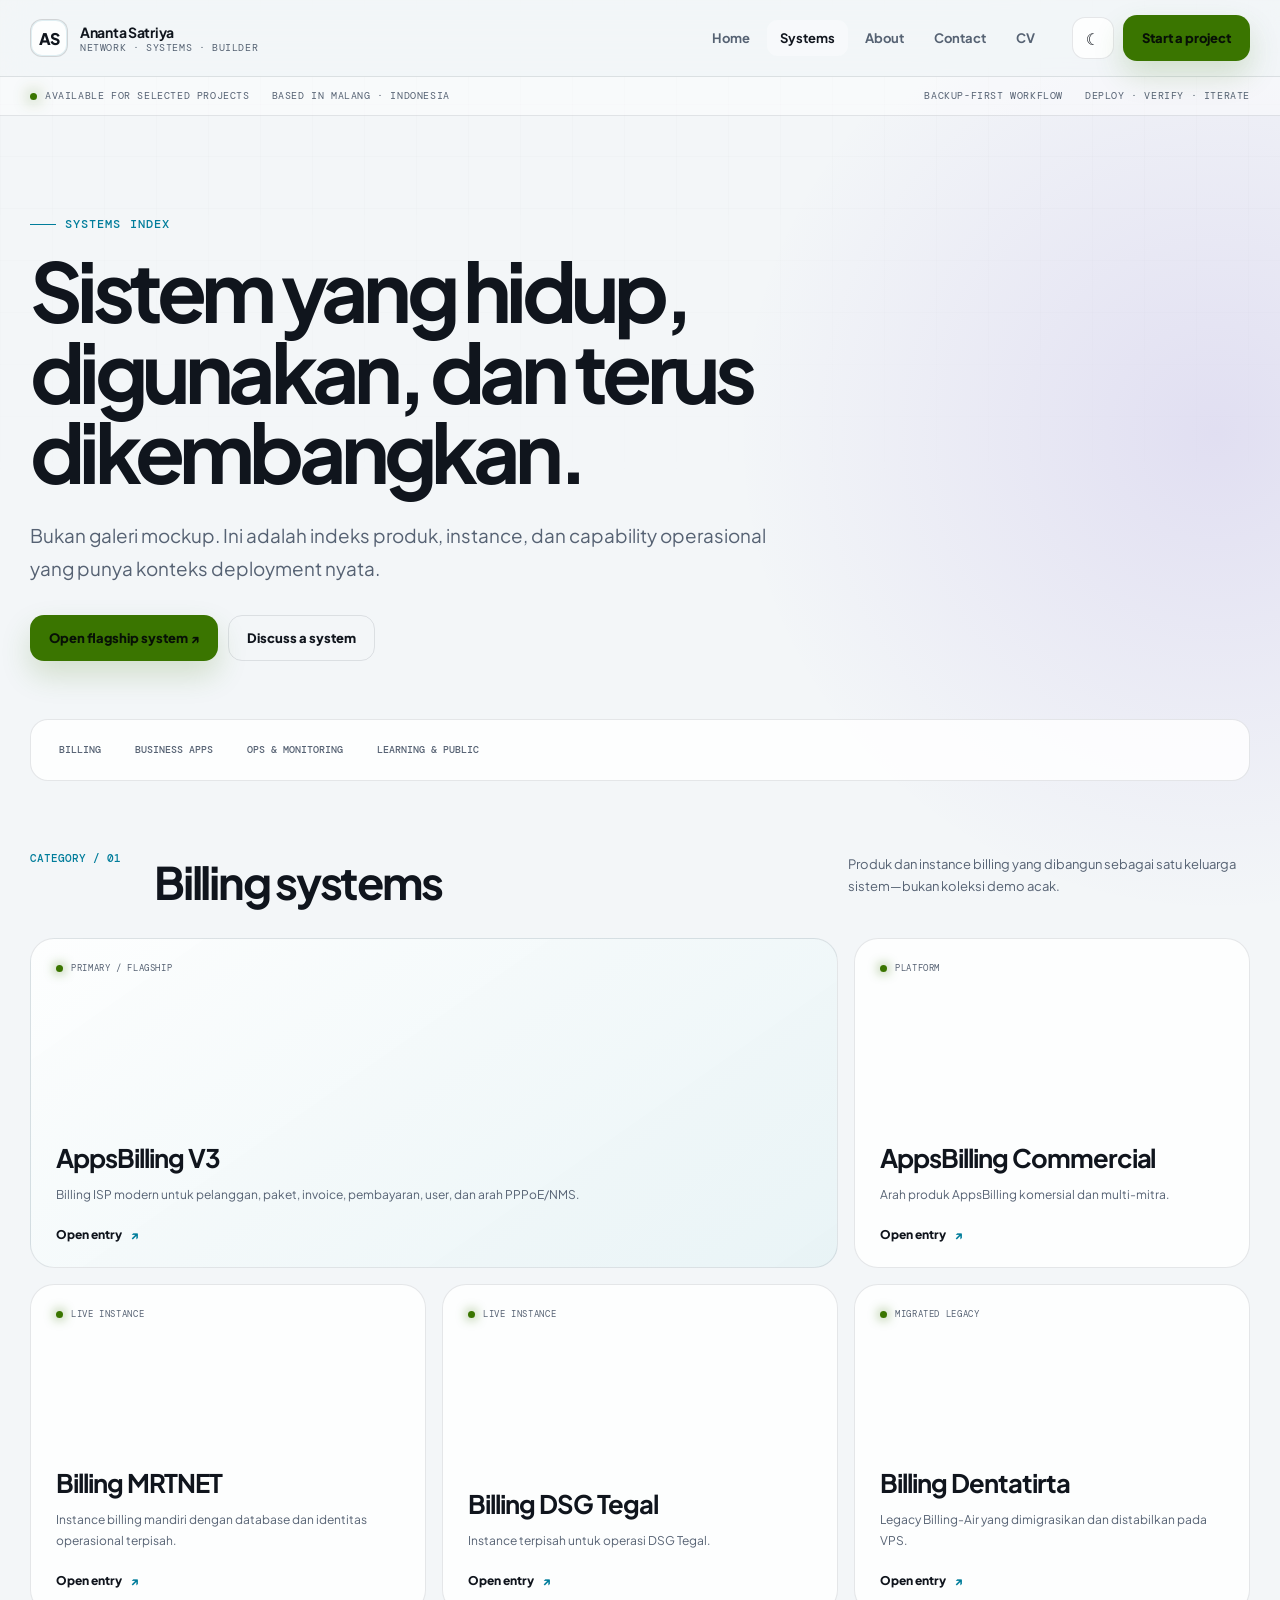
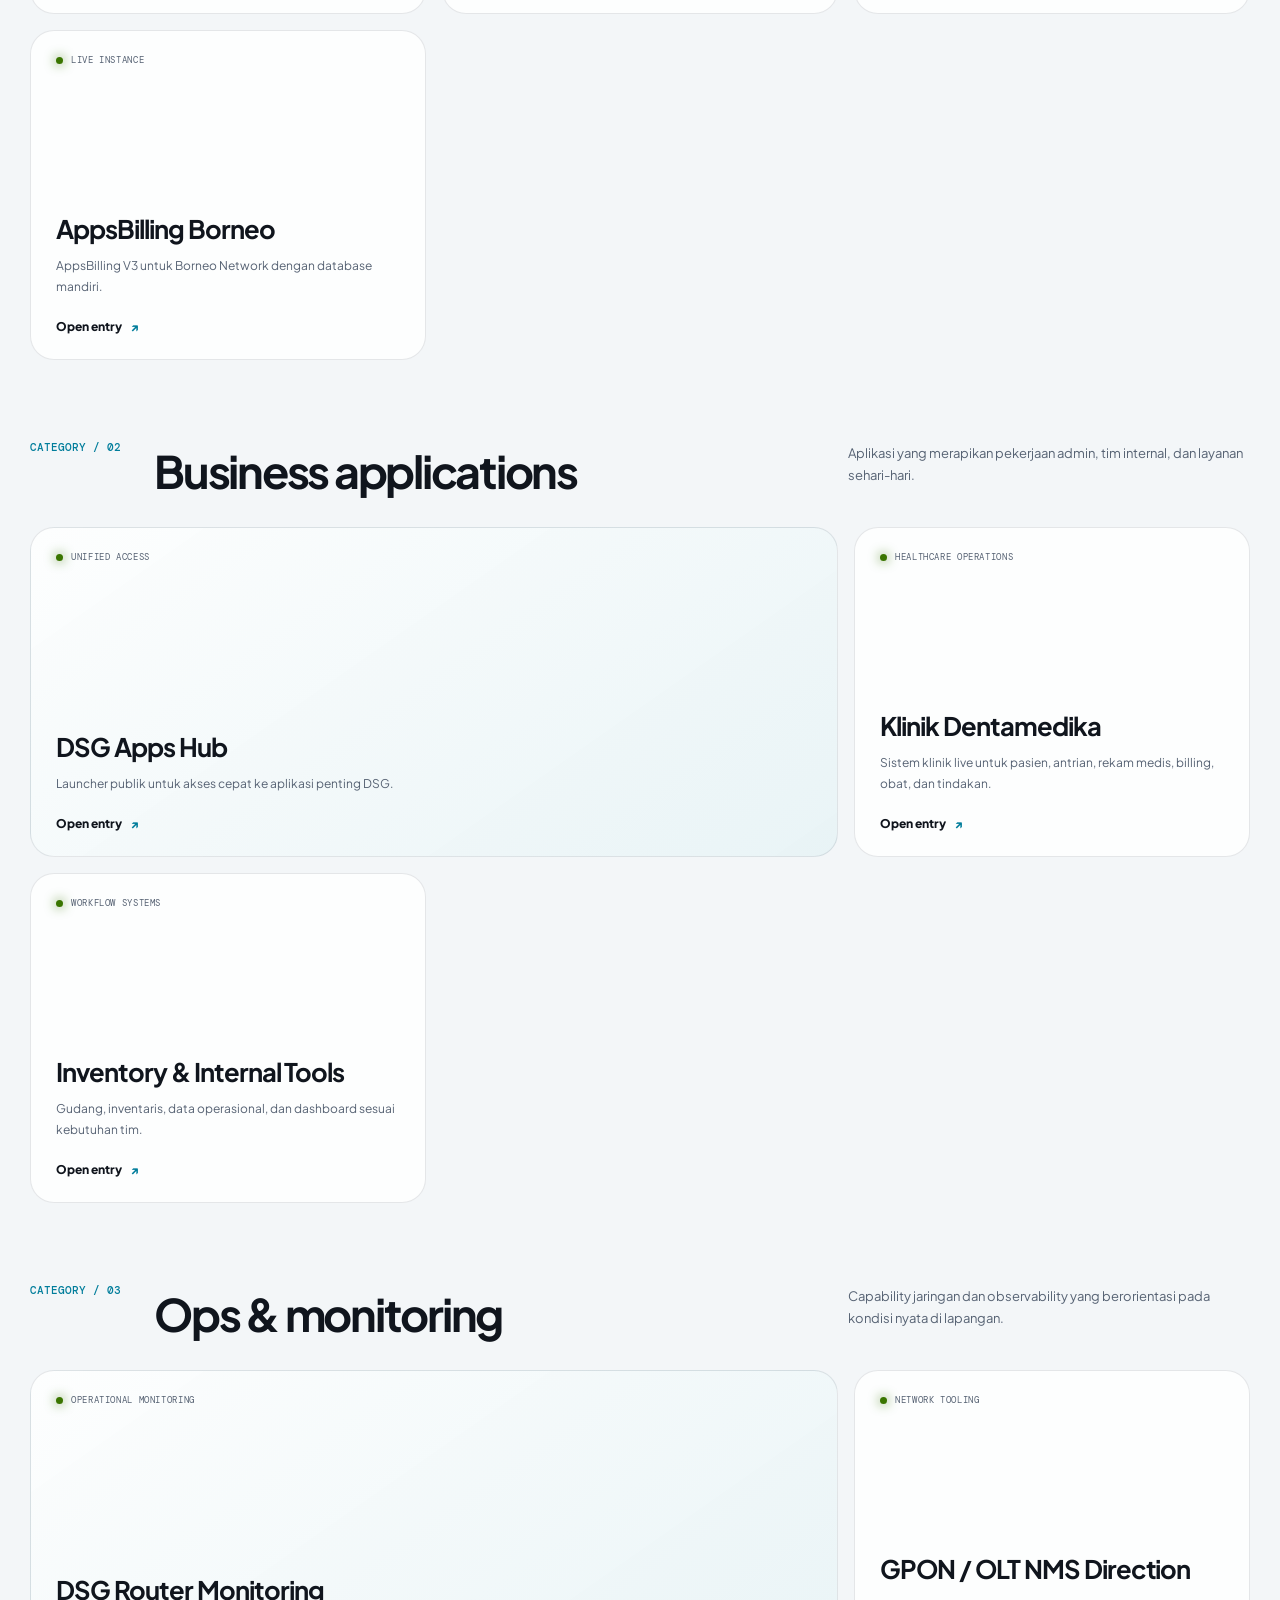
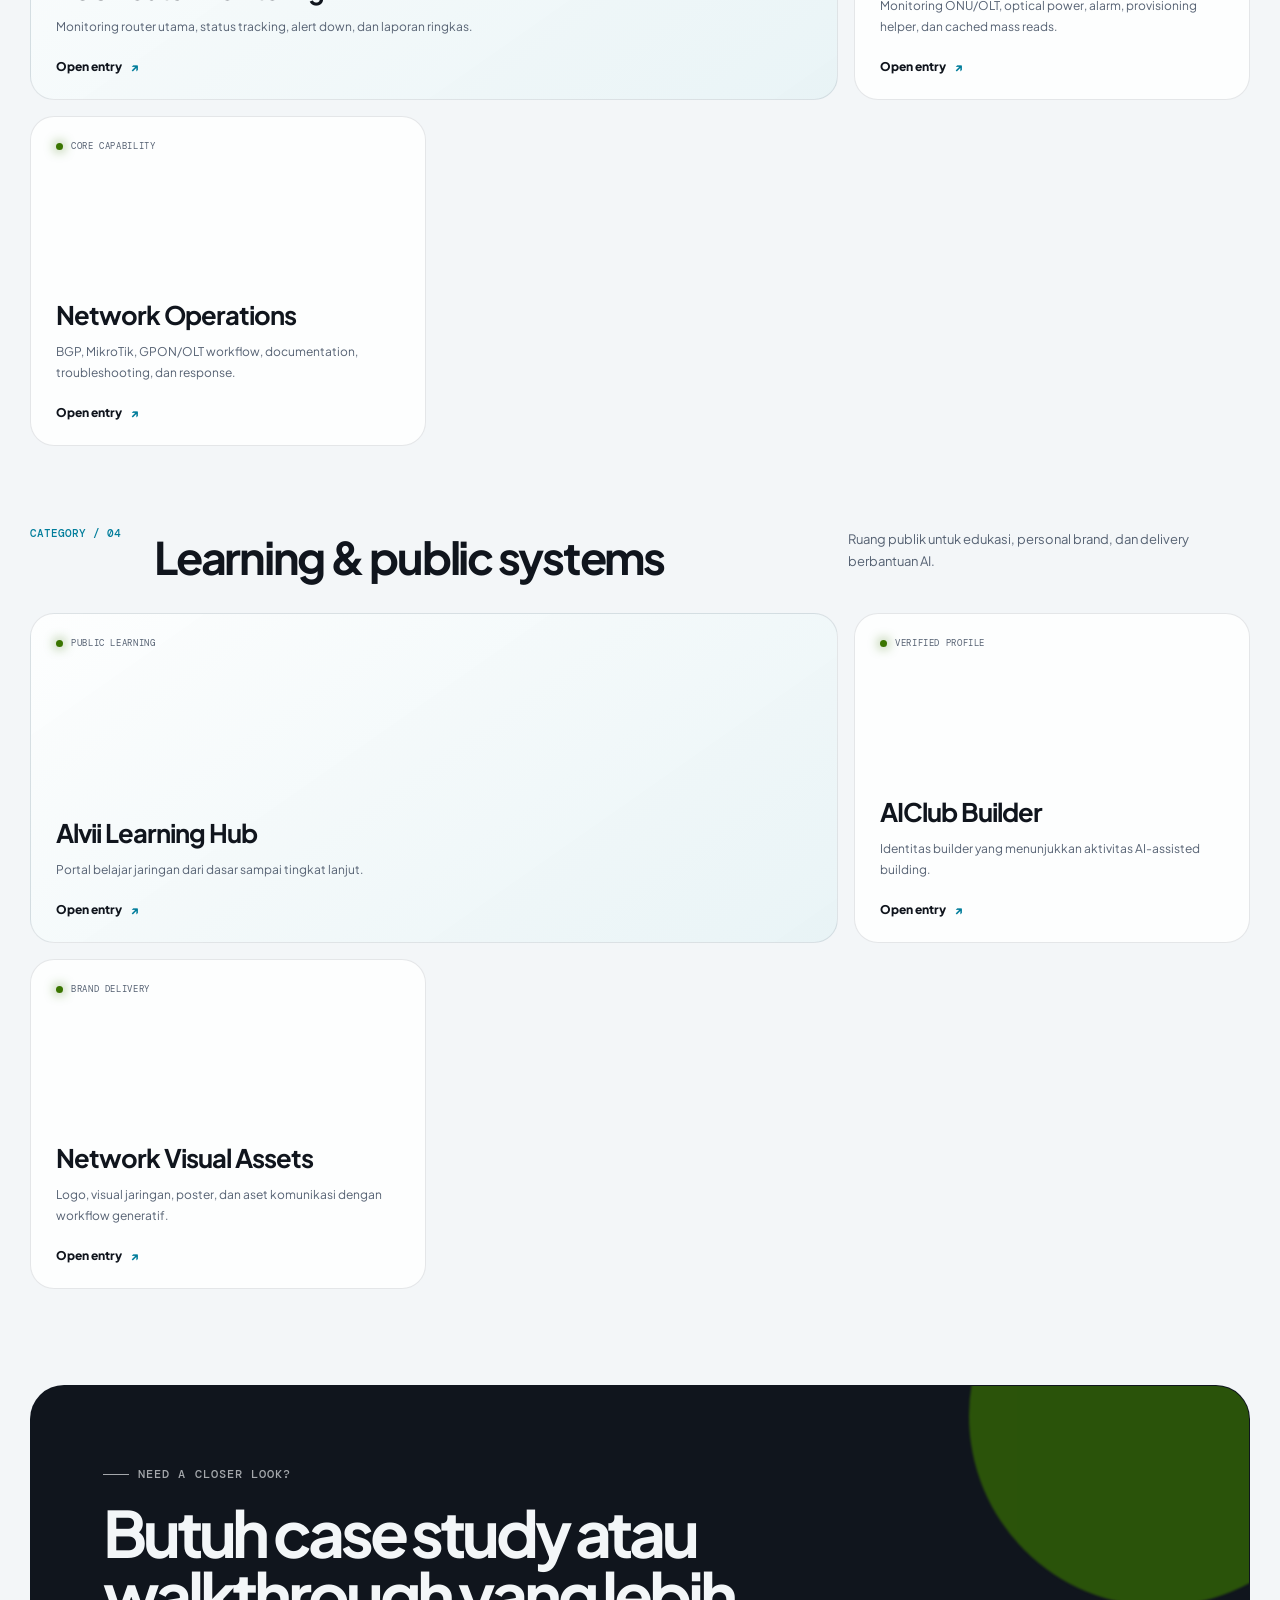
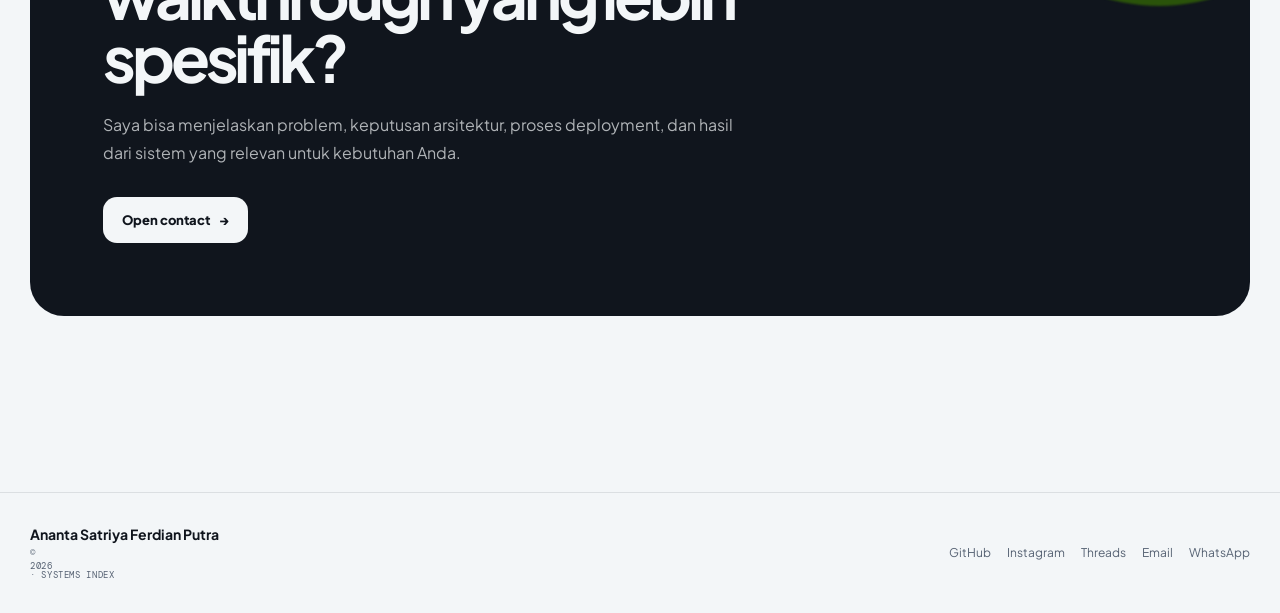
<file: projects.html>
<!DOCTYPE html><html lang="id"><head><meta charset="utf-8"><meta name="viewport" content="width=device-width,initial-scale=1"><title>Systems — Ananta Satriya</title><meta name="description" content="Sistem live, produk billing, business apps, monitoring, network operations, dan workflow yang dibangun atau dikembangkan oleh Ananta Satriya."><meta name="theme-color" content="#07090d"><meta name="robots" content="index,follow,max-image-preview:large"><meta name="author" content="Ananta Satriya Ferdian Putra"><meta property="og:locale" content="id_ID"><meta property="og:site_name" content="Ananta Satriya"><meta property="og:type" content="website"><meta property="og:title" content="Systems — Ananta Satriya"><meta property="og:description" content="Sistem live, produk billing, business apps, monitoring, network operations, dan workflow yang dibangun atau dikembangkan oleh Ananta Satriya."><meta property="og:url" content="https://anantasatriya.my.id/projects.html"><meta property="og:image:alt" content="Ananta Satriya Ferdian Putra"><meta name="twitter:card" content="summary_large_image"><meta name="twitter:title" content="Systems &amp; Project Portfolio — Ananta Satriya"><meta name="twitter:description" content="Sistem live, produk billing, business apps, monitoring, network operations, dan workflow yang dibangun atau dikembangkan oleh Ananta Satriya."><meta name="twitter:image" content="https://anantasatriya.my.id/assets/ananta-systems-og.webp"><meta name="twitter:image:alt" content="Ananta Satriya — Network Operator &amp; Systems Builder"><meta property="og:image" content="https://anantasatriya.my.id/assets/ananta-systems-og.webp"><meta property="og:image:width" content="1200"><meta property="og:image:height" content="630"><meta property="og:image:type" content="image/webp"><link rel="alternate" type="text/plain" href="/llms.txt" title="AI-readable website summary"><link rel="canonical" href="https://anantasatriya.my.id/projects.html"><link rel="icon" href="/favicon.svg" type="image/svg+xml"><link rel="preconnect" href="https://fonts.googleapis.com"><link rel="preconnect" href="https://fonts.gstatic.com" crossorigin><link rel="stylesheet" href="/styles.css?v=20260722-1253"><script type="application/ld+json">{"@context":"https://schema.org","@graph":[{"@type":"WebSite","@id":"https://anantasatriya.my.id/#website","url":"https://anantasatriya.my.id/","name":"Ananta Satriya","alternateName":"Ananta Satriya — Network Operator & Systems Builder","description":"Portfolio resmi Ananta Satriya untuk network operations, ISP billing systems, monitoring, automation, dan aplikasi operasional.","inLanguage":"id-ID","publisher":{"@id":"https://anantasatriya.my.id/#person"}},{"@type":"Person","@id":"https://anantasatriya.my.id/#person","name":"Ananta Satriya Ferdian Putra","alternateName":["Ananta Satriya","@anantasatriyaa_","@anansaf"],"url":"https://anantasatriya.my.id/","image":{"@type":"ImageObject","url":"https://anantasatriya.my.id/assets/ananta-portrait.webp","width":900,"height":1353},"jobTitle":["Network Engineer","NOC Specialist","GPON/OLT Operator","Operational Systems Builder"],"description":"Network operator dan systems builder yang berfokus pada ISP, routing, BGP, MikroTik, GPON/OLT, billing, monitoring, automation, dan aplikasi operasional.","email":"mailto:anantasatriya@gmail.com","telephone":"+62-858-0478-3530","address":{"@type":"PostalAddress","addressLocality":"Malang","addressRegion":"Jawa Timur","addressCountry":"ID"},"sameAs":["https://github.com/remek8787","https://aiclub.id/builder/s00_01KWRFQVJTS4C02767YQ85QVTN","https://www.instagram.com/anantasatriyaa_/","https://www.threads.com/@anantasatriyaa_","https://www.tiktok.com/@anansaf"],"knowsAbout":["Network operations","BGP","MikroTik","GPON","OLT","NOC monitoring","ISP billing systems","Operational web applications","API automation","Webhook automation","Autonomous systems","Internet peering","IPv4 and IPv6 interconnection","Internet exchange operations"],"subjectOf":[{"@type":"WebPage","name":"AS150931 — Denta Sejahtera Group on PeeringDB","url":"https://www.peeringdb.com/net/34433","description":"PeeringDB network profile that publicly lists Ananta Satriya Ferdian Putra as the NOC contact for AS150931."}],"affiliation":{"@type":"Organization","name":"PT Denta Sejahtera Group","alternateName":"DENTANET","url":"https://dentanet.id/","identifier":"AS150931"}},{"@type":"CollectionPage","@id":"https://anantasatriya.my.id/projects.html#webpage","url":"https://anantasatriya.my.id/projects.html","name":"Systems & Project Portfolio — Ananta Satriya","description":"Sistem live, produk billing, business apps, monitoring, network operations, dan workflow yang dibangun atau dikembangkan oleh Ananta Satriya.","inLanguage":"id-ID","dateModified":"2026-07-22","isPartOf":{"@id":"https://anantasatriya.my.id/#website"},"about":{"@id":"https://anantasatriya.my.id/#person"},"primaryImageOfPage":{"@type":"ImageObject","url":"https://anantasatriya.my.id/assets/ananta-systems-og.webp","width":1200,"height":630},"mainEntity":{"@id":"https://anantasatriya.my.id/projects.html#systems"}},{"@type":"ItemList","@id":"https://anantasatriya.my.id/projects.html#systems","name":"Selected systems by Ananta Satriya","numberOfItems":9,"itemListElement":[{"@type":"ListItem","position":1,"item":{"@type":"CreativeWork","name":"AppsBilling V3","url":"https://appsbilling.dentasejahteragroup.my.id/v3/","description":"Billing ISP modern untuk pelanggan, paket, invoice, pembayaran, pengguna, dan integrasi operasional.","creator":{"@id":"https://anantasatriya.my.id/#person"}}},{"@type":"ListItem","position":2,"item":{"@type":"CreativeWork","name":"AppsBilling Commercial","url":"https://appsbilling.dentasejahteragroup.my.id/","description":"Platform AppsBilling komersial dan multi-mitra.","creator":{"@id":"https://anantasatriya.my.id/#person"}}},{"@type":"ListItem","position":3,"item":{"@type":"CreativeWork","name":"Billing MRTNET","url":"https://billing.mrtnet.my.id/","description":"Instance billing mandiri untuk MRTNET.","creator":{"@id":"https://anantasatriya.my.id/#person"}}},{"@type":"ListItem","position":4,"item":{"@type":"CreativeWork","name":"Billing DSG Tegal","url":"https://billing.dsgtegal.my.id/","description":"Instance billing mandiri untuk DSG Tegal.","creator":{"@id":"https://anantasatriya.my.id/#person"}}},{"@type":"ListItem","position":5,"item":{"@type":"CreativeWork","name":"Billing Dentatirta","url":"https://billing.dentatirta.my.id/","description":"Legacy Billing-Air yang dimigrasikan dan distabilkan pada VPS.","creator":{"@id":"https://anantasatriya.my.id/#person"}}},{"@type":"ListItem","position":6,"item":{"@type":"CreativeWork","name":"AppsBilling Borneo","url":"https://appsbilling.borneonetwork.my.id/v3/","description":"AppsBilling V3 untuk Borneo Network.","creator":{"@id":"https://anantasatriya.my.id/#person"}}},{"@type":"ListItem","position":7,"item":{"@type":"CreativeWork","name":"DSG Apps Hub","url":"https://apps.dentasejahteragroup.my.id/","description":"Launcher publik untuk aplikasi penting DSG.","creator":{"@id":"https://anantasatriya.my.id/#person"}}},{"@type":"ListItem","position":8,"item":{"@type":"CreativeWork","name":"Klinik Dentamedika","url":"https://klinik.dentamedika.com/","description":"Sistem operasional klinik untuk pasien, antrian, rekam medis, billing, obat, dan tindakan.","creator":{"@id":"https://anantasatriya.my.id/#person"}}},{"@type":"ListItem","position":9,"item":{"@type":"CreativeWork","name":"Alvii Learning Hub","url":"https://apps.anantasatriya.my.id/","description":"Portal belajar jaringan dari dasar sampai tingkat lanjut.","creator":{"@id":"https://anantasatriya.my.id/#person"}}}]}]}</script></head><body><a class="skip-link" href="#main-content">Lewati ke konten utama</a><div class="scroll-line"></div><nav class="site-nav"><div class="container nav-inner"><a class="brand-lockup" href="/"><span class="brand-mark">AS</span><span class="brand-copy"><strong>Ananta Satriya</strong><span>Network · Systems · Builder</span></span></a><div class="nav-links"><a href="/">Home</a><a href="/projects.html" aria-current="page">Systems</a><a href="/about.html">About</a><a href="/contact.html">Contact</a><a href="/cv.html">CV</a></div><div class="nav-actions"><button id="menuToggle" class="icon-button mobile-menu-button" type="button" aria-label="Buka menu" aria-expanded="false">≡</button><button id="themeToggle" class="theme-toggle" type="button">☀</button><a class="btn primary nav-cta" href="https://wa.me/6285804783530" target="_blank" rel="noopener">Start a project</a></div></div></nav><div class="status-rail"><div class="container status-track"><div class="status-cluster"><span class="status-item"><i class="status-dot"></i>Available for selected projects</span><span class="status-item">Based in Malang · Indonesia</span></div><div class="status-cluster"><span class="status-item">Backup-first workflow</span><span class="status-item">Deploy · Verify · Iterate</span></div></div></div><main id="main-content"><header class="page-hero"><div class="container reveal"><span class="eyebrow">Systems index</span><h1>Sistem yang hidup, digunakan, dan terus dikembangkan.</h1><p>Bukan galeri mockup. Ini adalah indeks produk, instance, dan capability operasional yang punya konteks deployment nyata.</p><div class="page-hero-actions"><a class="btn primary" href="https://appsbilling.dentasejahteragroup.my.id/v3/" target="_blank" rel="noopener">Open flagship system ↗</a><a class="btn ghost" href="/contact.html">Discuss a system</a></div></div></header><section><div class="container"><nav class="filter-nav reveal" aria-label="Kategori sistem"><a href="#billing">Billing</a><a href="#business">Business apps</a><a href="#ops">Ops & monitoring</a><a href="#learning">Learning & public</a></nav></div></section><section id="billing" class="project-category"><div class="container"><div class="category-head reveal"><span class="category-index">CATEGORY / 01</span><h2>Billing systems</h2><p>Produk dan instance billing yang dibangun sebagai satu keluarga sistem—bukan koleksi demo acak.</p></div><div class="project-grid"><article class="project-card featured reveal"><span class="project-status">Primary / flagship</span><h3>AppsBilling V3</h3><p>Billing ISP modern untuk pelanggan, paket, invoice, pembayaran, user, dan arah PPPoE/NMS.</p><a class="text-link" href="https://appsbilling.dentasejahteragroup.my.id/v3/" target="_blank" rel="noopener">Open entry <span>↗</span></a></article><article class="project-card reveal"><span class="project-status">Platform</span><h3>AppsBilling Commercial</h3><p>Arah produk AppsBilling komersial dan multi-mitra.</p><a class="text-link" href="https://appsbilling.dentasejahteragroup.my.id/" target="_blank" rel="noopener">Open entry <span>↗</span></a></article><article class="project-card reveal"><span class="project-status">Live instance</span><h3>Billing MRTNET</h3><p>Instance billing mandiri dengan database dan identitas operasional terpisah.</p><a class="text-link" href="https://billing.mrtnet.my.id/" target="_blank" rel="noopener">Open entry <span>↗</span></a></article><article class="project-card reveal"><span class="project-status">Live instance</span><h3>Billing DSG Tegal</h3><p>Instance terpisah untuk operasi DSG Tegal.</p><a class="text-link" href="https://billing.dsgtegal.my.id/" target="_blank" rel="noopener">Open entry <span>↗</span></a></article><article class="project-card reveal"><span class="project-status">Migrated legacy</span><h3>Billing Dentatirta</h3><p>Legacy Billing-Air yang dimigrasikan dan distabilkan pada VPS.</p><a class="text-link" href="https://billing.dentatirta.my.id/" target="_blank" rel="noopener">Open entry <span>↗</span></a></article><article class="project-card reveal"><span class="project-status">Live instance</span><h3>AppsBilling Borneo</h3><p>AppsBilling V3 untuk Borneo Network dengan database mandiri.</p><a class="text-link" href="https://appsbilling.borneonetwork.my.id/v3/" target="_blank" rel="noopener">Open entry <span>↗</span></a></article></div></div></section><section id="business" class="project-category"><div class="container"><div class="category-head reveal"><span class="category-index">CATEGORY / 02</span><h2>Business applications</h2><p>Aplikasi yang merapikan pekerjaan admin, tim internal, dan layanan sehari-hari.</p></div><div class="project-grid"><article class="project-card featured reveal"><span class="project-status">Unified access</span><h3>DSG Apps Hub</h3><p>Launcher publik untuk akses cepat ke aplikasi penting DSG.</p><a class="text-link" href="https://apps.dentasejahteragroup.my.id/" target="_blank" rel="noopener">Open entry <span>↗</span></a></article><article class="project-card reveal"><span class="project-status">Healthcare operations</span><h3>Klinik Dentamedika</h3><p>Sistem klinik live untuk pasien, antrian, rekam medis, billing, obat, dan tindakan.</p><a class="text-link" href="https://klinik.dentamedika.com/" target="_blank" rel="noopener">Open entry <span>↗</span></a></article><article class="project-card reveal"><span class="project-status">Workflow systems</span><h3>Inventory & Internal Tools</h3><p>Gudang, inventaris, data operasional, dan dashboard sesuai kebutuhan tim.</p><a class="text-link" href="/contact.html">Open entry <span>↗</span></a></article></div></div></section><section id="ops" class="project-category"><div class="container"><div class="category-head reveal"><span class="category-index">CATEGORY / 03</span><h2>Ops & monitoring</h2><p>Capability jaringan dan observability yang berorientasi pada kondisi nyata di lapangan.</p></div><div class="project-grid"><article class="project-card featured reveal"><span class="project-status">Operational monitoring</span><h3>DSG Router Monitoring</h3><p>Monitoring router utama, status tracking, alert down, dan laporan ringkas.</p><a class="text-link" href="/contact.html">Open entry <span>↗</span></a></article><article class="project-card reveal"><span class="project-status">Network tooling</span><h3>GPON / OLT NMS Direction</h3><p>Monitoring ONU/OLT, optical power, alarm, provisioning helper, dan cached mass reads.</p><a class="text-link" href="/contact.html">Open entry <span>↗</span></a></article><article class="project-card reveal"><span class="project-status">Core capability</span><h3>Network Operations</h3><p>BGP, MikroTik, GPON/OLT workflow, documentation, troubleshooting, dan response.</p><a class="text-link" href="/contact.html">Open entry <span>↗</span></a></article></div></div></section><section id="learning" class="project-category"><div class="container"><div class="category-head reveal"><span class="category-index">CATEGORY / 04</span><h2>Learning & public systems</h2><p>Ruang publik untuk edukasi, personal brand, dan delivery berbantuan AI.</p></div><div class="project-grid"><article class="project-card featured reveal"><span class="project-status">Public learning</span><h3>Alvii Learning Hub</h3><p>Portal belajar jaringan dari dasar sampai tingkat lanjut.</p><a class="text-link" href="https://apps.anantasatriya.my.id/" target="_blank" rel="noopener">Open entry <span>↗</span></a></article><article class="project-card reveal"><span class="project-status">Verified profile</span><h3>AIClub Builder</h3><p>Identitas builder yang menunjukkan aktivitas AI-assisted building.</p><a class="text-link" href="https://aiclub.id/builder/s00_01KWRFQVJTS4C02767YQ85QVTN" target="_blank" rel="noopener">Open entry <span>↗</span></a></article><article class="project-card reveal"><span class="project-status">Brand delivery</span><h3>Network Visual Assets</h3><p>Logo, visual jaringan, poster, dan aset komunikasi dengan workflow generatif.</p><a class="text-link" href="/contact.html">Open entry <span>↗</span></a></article></div></div></section><section class="section"><div class="container"><div class="cta-panel reveal"><span class="eyebrow">Need a closer look?</span><h2>Butuh case study atau walkthrough yang lebih spesifik?</h2><p>Saya bisa menjelaskan problem, keputusan arsitektur, proses deployment, dan hasil dari sistem yang relevan untuk kebutuhan Anda.</p><a class="btn" href="/contact.html">Open contact <span class="btn-arrow">→</span></a></div></div></section></main><footer class="footer"><div class="container footer-inner"><div class="footer-brand"><strong>Ananta Satriya Ferdian Putra</strong><span>© <span data-year></span> · Systems index</span></div><div class="footer-links"><a href="https://github.com/remek8787" target="_blank" rel="me noopener">GitHub</a><a href="https://www.instagram.com/anantasatriyaa_/" target="_blank" rel="me noopener">Instagram</a><a href="https://www.threads.com/@anantasatriyaa_" target="_blank" rel="me noopener">Threads</a><a href="mailto:anantasatriya@gmail.com">Email</a><a href="https://wa.me/6285804783530" target="_blank" rel="noopener">WhatsApp</a></div></div></footer><script src="/app.js?v=20260722-0052"></script></body></html>
</file>
<file: styles.css>
@import url('https://fonts.googleapis.com/css2?family=DM+Mono:wght@400;500&family=Plus+Jakarta+Sans:wght@400;500;600;700;800&display=swap');

:root {
  color-scheme: dark;
  --bg: #07090d;
  --bg-2: #0c1017;
  --surface: rgba(18, 23, 32, .82);
  --surface-solid: #121720;
  --surface-2: #171d28;
  --surface-3: #202837;
  --text: #f5f7fb;
  --muted: #9aa5b5;
  --subtle: #697589;
  --line: rgba(255,255,255,.11);
  --line-strong: rgba(255,255,255,.18);
  --cyan: #63e6ff;
  --lime: #b8ff65;
  --violet: #a78bfa;
  --orange: #ffad66;
  --danger: #ff7070;
  --shadow: 0 32px 80px rgba(0,0,0,.34);
  --max: 1220px;
  --radius-xl: 34px;
  --radius-lg: 24px;
  --radius-md: 18px;
  --sans: 'Plus Jakarta Sans', system-ui, sans-serif;
  --mono: 'DM Mono', ui-monospace, monospace;
}

body.light {
  color-scheme: light;
  --bg: #f3f6f8;
  --bg-2: #e9eef2;
  --surface: rgba(255,255,255,.82);
  --surface-solid: #ffffff;
  --surface-2: #f7f9fb;
  --surface-3: #e9eef4;
  --text: #10151d;
  --muted: #566273;
  --subtle: #7b8796;
  --line: rgba(13,24,38,.10);
  --line-strong: rgba(13,24,38,.18);
  --cyan: #007d9b;
  --lime: #3a7500;
  --violet: #6743c7;
  --orange: #a95300;
  --shadow: 0 28px 70px rgba(28,43,58,.12);
}
body.light::before { opacity: .18; }

* { box-sizing: border-box; }
html { scroll-behavior: smooth; scroll-padding-top: 96px; }
body {
  margin: 0;
  min-height: 100vh;
  font-family: var(--sans);
  color: var(--text);
  background:
    radial-gradient(circle at 15% -10%, color-mix(in srgb, var(--cyan) 15%, transparent), transparent 31rem),
    radial-gradient(circle at 95% 8%, color-mix(in srgb, var(--violet) 13%, transparent), transparent 30rem),
    var(--bg);
  transition: background-color .25s ease, color .25s ease;
}
body::before {
  content: '';
  position: fixed; inset: 0; pointer-events: none; z-index: -1;
  opacity: .28;
  background-image: linear-gradient(var(--line) 1px, transparent 1px), linear-gradient(90deg,var(--line) 1px,transparent 1px);
  background-size: 52px 52px;
  mask-image: linear-gradient(to bottom, black, transparent 65%);
}
a { color: inherit; text-decoration: none; }
img { display: block; max-width: 100%; }
button, a { -webkit-tap-highlight-color: transparent; }
button { font: inherit; }
::selection { background: var(--lime); color: #071006; }

.container { width: min(var(--max), calc(100% - 40px)); margin-inline: auto; }
.mono { font-family: var(--mono); }
.muted { color: var(--muted); }
.eyebrow {
  display: inline-flex; align-items: center; gap: 9px;
  margin-bottom: 18px; color: var(--cyan); font: 500 12px/1.3 var(--mono);
  text-transform: uppercase; letter-spacing: .09em;
}
.eyebrow::before { content: ''; width: 26px; height: 1px; background: currentColor; }
.skip-link { position: fixed; top: -80px; left: 20px; z-index: 999; padding: 12px 16px; background: var(--text); color: var(--bg); border-radius: 12px; }
.skip-link:focus { top: 20px; }
.scroll-line { position: fixed; top: 0; left: 0; height: 3px; width: 0; z-index: 200; background: linear-gradient(90deg,var(--lime),var(--cyan),var(--violet)); }

.site-nav {
  position: sticky; top: 0; z-index: 100;
  border-bottom: 1px solid var(--line);
  background: color-mix(in srgb, var(--bg) 78%, transparent);
  backdrop-filter: blur(20px) saturate(140%);
}
.nav-inner { min-height: 76px; display: flex; align-items: center; gap: 24px; }
.brand-lockup { display: flex; align-items: center; gap: 12px; margin-right: auto; }
.brand-mark {
  width: 38px; height: 38px; display: grid; place-items: center;
  border: 1px solid var(--line-strong); border-radius: 12px;
  background: var(--surface); font-weight: 800; letter-spacing: -.06em;
  box-shadow: inset 0 0 0 1px color-mix(in srgb,var(--cyan) 12%,transparent);
}
.brand-copy { display: grid; gap: 1px; }
.brand-copy strong { font-size: 14px; letter-spacing: -.02em; }
.brand-copy span { color: var(--muted); font: 400 10px/1.2 var(--mono); text-transform: uppercase; letter-spacing: .06em; }
.nav-links { display: flex; align-items: center; gap: 4px; }
.nav-links a { padding: 10px 13px; border-radius: 11px; color: var(--muted); font-size: 13px; font-weight: 700; transition: .2s ease; }
.nav-links a:hover, .nav-links a[aria-current="page"] { color: var(--text); background: var(--surface-2); }
.nav-actions { display: flex; align-items: center; gap: 9px; }
.theme-toggle, .icon-button {
  width: 42px; height: 42px; display: grid; place-items: center; cursor: pointer;
  border: 1px solid var(--line); border-radius: 13px; color: var(--text); background: var(--surface);
  transition: transform .2s ease, border-color .2s ease;
}
.theme-toggle:hover, .icon-button:hover { transform: translateY(-2px); border-color: var(--line-strong); }
.btn {
  min-height: 46px; display: inline-flex; align-items: center; justify-content: center; gap: 9px;
  padding: 0 18px; border: 1px solid var(--line); border-radius: 14px;
  color: var(--text); background: var(--surface); font-size: 13px; font-weight: 800;
  transition: transform .22s ease, box-shadow .22s ease, border-color .22s ease;
}
.btn:hover { transform: translateY(-2px); border-color: var(--line-strong); }
.btn.primary { color: #071006; background: var(--lime); border-color: transparent; box-shadow: 0 14px 30px color-mix(in srgb,var(--lime) 18%,transparent); }
.btn.primary:hover { box-shadow: 0 18px 40px color-mix(in srgb,var(--lime) 25%,transparent); }
.btn.ghost { background: transparent; }
.btn-arrow { transition: transform .2s ease; }
.btn:hover .btn-arrow { transform: translateX(3px); }
.mobile-menu-button { display: none; }

.status-rail { border-bottom: 1px solid var(--line); overflow: hidden; background: color-mix(in srgb,var(--surface-solid) 46%,transparent); }
.status-track { min-height: 38px; display: flex; align-items: center; justify-content: space-between; gap: 20px; color: var(--muted); font: 400 10px/1 var(--mono); text-transform: uppercase; letter-spacing: .06em; white-space: nowrap; }
.status-cluster { display: flex; align-items: center; gap: 22px; }
.status-item { display: flex; align-items: center; gap: 8px; }
.status-dot { width: 7px; height: 7px; border-radius: 50%; background: var(--lime); box-shadow: 0 0 16px var(--lime); }

.hero { padding: 76px 0 52px; }
.hero-grid { display: grid; grid-template-columns: minmax(0,1.45fr) minmax(320px,.55fr); gap: 28px; align-items: stretch; }
.hero-copy { min-height: 640px; display: flex; flex-direction: column; justify-content: space-between; padding: 28px 0 20px; }
.identity-row { display: flex; align-items: center; gap: 12px; flex-wrap: wrap; }
.role-chip, .verified-chip {
  display: inline-flex; align-items: center; gap: 9px; min-height: 34px; padding: 0 12px;
  border: 1px solid var(--line); border-radius: 999px; background: var(--surface);
  color: var(--muted); font: 500 10px/1 var(--mono); text-transform: uppercase; letter-spacing: .05em;
}
.role-chip .status-dot { width: 6px; height: 6px; }
.verified-chip { color: var(--text); border-color: color-mix(in srgb,var(--cyan) 52%,var(--line)); box-shadow: 0 0 24px color-mix(in srgb,var(--cyan) 12%,transparent); }
.verified-chip svg { color: var(--cyan); }
.hero h1 {
  max-width: 920px; margin: 30px 0 26px;
  font-size: clamp(3.65rem, 7.3vw, 7.4rem); line-height: .96; letter-spacing: -.058em;
  font-weight: 800;
}
.hero h1 .accent { color: var(--lime); }
.hero-lead { max-width: 760px; margin: 0; color: var(--muted); font-size: clamp(1.02rem,1.6vw,1.27rem); line-height: 1.72; }
.hero-lead strong { color: var(--text); }
.hero-actions { display: flex; gap: 11px; flex-wrap: wrap; margin-top: 34px; }
.hero-foot { display: flex; align-items: end; justify-content: space-between; gap: 26px; margin-top: 70px; }
.hero-proof { display: grid; grid-template-columns: repeat(3,minmax(100px,1fr)); gap: 12px; width: min(100%,570px); }
.proof-item { padding: 16px 18px; border-left: 1px solid var(--line-strong); }
.proof-item strong { display: block; margin-bottom: 5px; font-size: 20px; letter-spacing: -.04em; }
.proof-item span { color: var(--muted); font: 400 10px/1.4 var(--mono); text-transform: uppercase; letter-spacing: .06em; }
.scroll-cue { display: flex; align-items: center; gap: 10px; color: var(--subtle); font: 400 10px/1 var(--mono); text-transform: uppercase; writing-mode: vertical-rl; }
.scroll-cue::after { content: ''; width: 1px; height: 52px; background: linear-gradient(var(--line-strong),transparent); }

.identity-card {
  position: relative; min-height: 640px; overflow: hidden; border: 1px solid var(--line);
  border-radius: var(--radius-xl); background: var(--surface-solid); box-shadow: var(--shadow);
}
.identity-card::after { content:''; position:absolute; inset:0; background: linear-gradient(to top,rgba(5,8,12,.94) 4%,rgba(5,8,12,.12) 58%,transparent); pointer-events:none; }
.identity-card img { width:100%; height:100%; object-fit:cover; object-position:center 20%; }
.identity-card-top { position:absolute; z-index:2; top:18px; left:18px; right:18px; display:flex; justify-content:space-between; align-items:center; }
.id-label { padding:8px 10px; border:1px solid rgba(255,255,255,.18); border-radius:10px; color:#fff; background:rgba(5,8,12,.45); backdrop-filter:blur(10px); font:500 9px/1 var(--mono); text-transform:uppercase; letter-spacing:.08em; }
.identity-card-body { position:absolute; z-index:2; left:24px; right:24px; bottom:24px; color:#fff; }
.identity-card-body h2 { margin:0 0 7px; font-size:clamp(1.6rem,2.4vw,2.35rem); letter-spacing:-.05em; }
.identity-card-body > p { margin:0; color:#c7d0dc; font-size:13px; line-height:1.6; }
.identity-meta { display:grid; grid-template-columns:1fr 1fr; gap:10px; margin-top:22px; }
.identity-meta div { padding:12px; border:1px solid rgba(255,255,255,.13); border-radius:14px; background:rgba(8,12,18,.52); backdrop-filter:blur(10px); }
.identity-meta span { display:block; color:#8f9baa; font:400 8px/1 var(--mono); text-transform:uppercase; letter-spacing:.08em; }
.identity-meta strong { display:block; margin-top:7px; font-size:11px; }
.builder-badge {
  display:flex; align-items:center; justify-content:space-between; gap:12px; margin-top:12px; padding:11px 12px;
  border:1px solid rgba(99,230,255,.58); border-radius:14px; background:rgba(8,12,18,.76); box-shadow:0 0 28px rgba(99,230,255,.13);
}
.builder-badge-copy { display:flex; align-items:center; gap:9px; }
.builder-badge-copy svg { color:#63e6ff; flex:none; }
.builder-badge-copy span { display:block; color:#95a3b5; font:400 8px/1.2 var(--mono); text-transform:uppercase; letter-spacing:.08em; }
.builder-badge-copy strong { display:block; margin-top:4px; color:#fff; font-size:11px; }
.builder-badge .arrow { color:#63e6ff; }

.section { padding: 86px 0; }
.section-line { border-top: 1px solid var(--line); }
.section-heading { display:grid; grid-template-columns:minmax(0,1fr) minmax(260px,.45fr); gap:40px; align-items:end; margin-bottom:38px; }
.section-heading h2 { max-width:800px; margin:0; font-size:clamp(2.1rem,4vw,4rem); line-height:1.08; letter-spacing:-.055em; }
.section-heading p { margin:0; color:var(--muted); font-size:14px; line-height:1.75; }

.system-grid { display:grid; grid-template-columns:1.25fr .75fr; gap:18px; }
.system-stack { display:grid; gap:18px; }
.system-card {
  position:relative; overflow:hidden; min-height:270px; padding:30px; display:flex; flex-direction:column;
  border:1px solid var(--line); border-radius:var(--radius-lg); background:var(--surface); box-shadow:0 18px 50px rgba(0,0,0,.08);
  transition:transform .3s cubic-bezier(.2,.8,.2,1), border-color .3s ease, box-shadow .3s ease;
}
.system-card:hover { transform:translateY(-5px); border-color:var(--line-strong); box-shadow:var(--shadow); }
.system-card.featured { min-height:558px; }
.system-card::before { content:''; position:absolute; inset:auto -15% -45% 30%; height:75%; background:radial-gradient(circle,color-mix(in srgb,var(--cyan) 17%,transparent),transparent 68%); pointer-events:none; }
.system-number { color:var(--subtle); font:400 10px/1 var(--mono); }
.system-card h3 { position:relative; margin:auto 0 12px; max-width:560px; font-size:clamp(1.45rem,2.6vw,2.75rem); line-height:1.08; letter-spacing:-.045em; }
.system-card p { position:relative; max-width:650px; margin:0; color:var(--muted); font-size:13px; line-height:1.7; }
.system-card-footer { position:relative; display:flex; align-items:end; justify-content:space-between; gap:18px; margin-top:28px; }
.tag-row { display:flex; flex-wrap:wrap; gap:7px; }
.tag { padding:7px 9px; border:1px solid var(--line); border-radius:9px; background:var(--surface-2); color:var(--muted); font:400 9px/1 var(--mono); text-transform:uppercase; letter-spacing:.04em; }
.text-link { display:inline-flex; align-items:center; gap:8px; white-space:nowrap; color:var(--text); font-size:12px; font-weight:800; }
.text-link span { color:var(--cyan); transition:transform .2s ease; }
.text-link:hover span { transform:translate(3px,-2px); }
.system-visual { position:absolute; width:56%; right:-7%; top:38px; opacity:.16; filter:grayscale(1); transform:rotate(-3deg); transition:.35s ease; }
.system-card:hover .system-visual { opacity:.25; transform:rotate(0) scale(1.02); }

.capability-grid { display:grid; grid-template-columns:repeat(4,1fr); border:1px solid var(--line); border-radius:var(--radius-lg); overflow:hidden; }
.capability { min-height:290px; padding:26px; border-right:1px solid var(--line); background:var(--surface); transition:background .2s ease; }
.capability:last-child { border-right:0; }
.capability:hover { background:var(--surface-2); }
.capability-icon { width:46px; height:46px; display:grid; place-items:center; border:1px solid var(--line); border-radius:14px; color:var(--cyan); background:var(--surface-2); }
.capability h3 { margin:70px 0 12px; font-size:17px; letter-spacing:-.03em; }
.capability p { margin:0; color:var(--muted); font-size:12px; line-height:1.7; }

.workflow { display:grid; grid-template-columns:.55fr 1.45fr; gap:42px; }
.workflow-intro h2 { position:sticky; top:120px; margin:0; font-size:clamp(2.1rem,4vw,4rem); line-height:1.08; letter-spacing:-.055em; }
.workflow-list { counter-reset:flow; border-top:1px solid var(--line); }
.workflow-step { counter-increment:flow; display:grid; grid-template-columns:70px .7fr 1fr; gap:22px; padding:29px 0; border-bottom:1px solid var(--line); align-items:start; }
.workflow-step::before { content:'0' counter(flow); color:var(--cyan); font:500 11px/1 var(--mono); }
.workflow-step h3 { margin:0; font-size:17px; letter-spacing:-.03em; }
.workflow-step p { margin:0; color:var(--muted); font-size:12px; line-height:1.7; }

.about-preview { display:grid; grid-template-columns:.8fr 1.2fr; gap:18px; }
.about-photo { min-height:520px; overflow:hidden; border-radius:var(--radius-xl); border:1px solid var(--line); }
.about-photo img { width:100%; height:100%; object-fit:cover; object-position:center 20%; }
.about-panel { padding:42px; border:1px solid var(--line); border-radius:var(--radius-xl); background:var(--surface); }
.about-panel h2 { margin:0 0 22px; font-size:clamp(2.2rem,4vw,4.25rem); line-height:1.04; letter-spacing:-.06em; }
.about-panel > p { max-width:700px; margin:0; color:var(--muted); line-height:1.8; }
.habit-list { display:grid; grid-template-columns:1fr 1fr; gap:12px; margin-top:36px; }
.habit { padding:17px; border:1px solid var(--line); border-radius:16px; background:var(--surface-2); }
.habit span { display:block; color:var(--cyan); font:500 9px/1 var(--mono); text-transform:uppercase; letter-spacing:.06em; }
.habit strong { display:block; margin-top:9px; font-size:13px; line-height:1.5; }

.cta-panel { position:relative; overflow:hidden; padding:clamp(34px,6vw,72px); border:1px solid var(--line); border-radius:var(--radius-xl); background:var(--text); color:var(--bg); }
.cta-panel::before { content:''; position:absolute; width:380px; height:380px; right:-100px; top:-160px; border-radius:50%; background:var(--lime); filter:blur(1px); opacity:.65; }
.cta-panel > * { position:relative; }
.cta-panel .eyebrow { color:currentColor; opacity:.65; }
.cta-panel h2 { max-width:850px; margin:0 0 22px; font-size:clamp(2.4rem,5vw,5.25rem); line-height:.98; letter-spacing:-.065em; }
.cta-panel p { max-width:640px; margin:0 0 30px; opacity:.7; line-height:1.75; }
.cta-panel .btn { color:var(--text); background:var(--bg); border-color:transparent; }

.page-hero { padding:92px 0 58px; }
.page-hero h1 { max-width:980px; margin:0; font-size:clamp(3.1rem,6.4vw,6.25rem); line-height:.98; letter-spacing:-.07em; }
.page-hero p { max-width:760px; margin:28px 0 0; color:var(--muted); font-size:clamp(1rem,1.5vw,1.18rem); line-height:1.75; }
.page-hero-actions { display:flex; gap:10px; flex-wrap:wrap; margin-top:30px; }

.filter-nav { display:flex; gap:8px; flex-wrap:wrap; padding:15px; border:1px solid var(--line); border-radius:18px; background:var(--surface); }
.filter-nav a { padding:10px 13px; border-radius:11px; color:var(--muted); font:500 10px/1 var(--mono); text-transform:uppercase; }
.filter-nav a:hover { color:var(--text); background:var(--surface-2); }
.project-category { padding:72px 0 10px; }
.category-head { display:grid; grid-template-columns:100px 1fr .6fr; gap:24px; align-items:start; margin-bottom:28px; }
.category-index { color:var(--cyan); font:500 11px/1 var(--mono); }
.category-head h2 { margin:0; font-size:clamp(2rem,3.5vw,3.5rem); letter-spacing:-.05em; }
.category-head p { margin:0; color:var(--muted); font-size:13px; line-height:1.7; }
.project-grid { display:grid; grid-template-columns:repeat(3,1fr); gap:16px; }
.project-card { min-height:330px; padding:25px; display:flex; flex-direction:column; border:1px solid var(--line); border-radius:var(--radius-lg); background:var(--surface); transition:.25s ease; }
.project-card:hover { transform:translateY(-4px); border-color:var(--line-strong); box-shadow:var(--shadow); }
.project-card.featured { grid-column:span 2; background:linear-gradient(145deg,var(--surface),color-mix(in srgb,var(--cyan) 8%,var(--surface))); }
.project-status { display:flex; align-items:center; gap:8px; color:var(--muted); font:400 9px/1 var(--mono); text-transform:uppercase; letter-spacing:.07em; }
.project-status::before { content:''; width:7px; height:7px; border-radius:50%; background:var(--lime); box-shadow:0 0 12px var(--lime); }
.project-card h3 { margin:auto 0 11px; font-size:clamp(1.35rem,2vw,2rem); letter-spacing:-.04em; }
.project-card p { margin:0; color:var(--muted); font-size:12px; line-height:1.7; }
.project-card .text-link { margin-top:22px; }

.about-grid { display:grid; grid-template-columns:.72fr 1.28fr; gap:18px; }
.profile-sticky { position:sticky; top:105px; align-self:start; overflow:hidden; border:1px solid var(--line); border-radius:var(--radius-xl); background:var(--surface); }
.profile-sticky img { width:100%; aspect-ratio:4/5; object-fit:cover; object-position:center 20%; }
.profile-sticky-body { padding:25px; }
.profile-sticky-body h2 { margin:0 0 6px; letter-spacing:-.04em; }
.profile-sticky-body p { margin:0; color:var(--muted); font-size:12px; line-height:1.6; }
.profile-badges { display:flex; flex-wrap:wrap; gap:7px; margin-top:18px; }
.story-stack { display:grid; gap:16px; }
.story-card { padding:34px; border:1px solid var(--line); border-radius:var(--radius-lg); background:var(--surface); }
.story-card.quote { background:var(--text); color:var(--bg); }
.story-card h2 { margin:0 0 15px; font-size:clamp(1.65rem,2.7vw,2.8rem); letter-spacing:-.045em; }
.story-card p { margin:0; color:var(--muted); line-height:1.8; }
.story-card.quote p { color:inherit; font-size:clamp(1.5rem,3vw,3rem); line-height:1.25; letter-spacing:-.04em; font-weight:800; }
.principles { display:grid; grid-template-columns:1fr 1fr; gap:12px; margin-top:24px; }
.principle { padding:18px; border:1px solid var(--line); border-radius:16px; background:var(--surface-2); }
.principle span { color:var(--cyan); font:500 9px/1 var(--mono); text-transform:uppercase; letter-spacing:.07em; }
.principle h3 { margin:10px 0 7px; font-size:14px; }
.principle p { font-size:11px; line-height:1.65; }

.contact-grid { display:grid; grid-template-columns:1fr 1fr; gap:18px; }
.contact-card { padding:34px; border:1px solid var(--line); border-radius:var(--radius-xl); background:var(--surface); }
.contact-card h2 { margin:0 0 22px; font-size:clamp(1.7rem,3vw,2.7rem); letter-spacing:-.045em; }
.contact-options { display:grid; gap:10px; }
.contact-option { display:flex; align-items:center; gap:14px; padding:16px; border:1px solid var(--line); border-radius:16px; background:var(--surface-2); transition:.2s ease; }
.contact-option:hover { transform:translateX(4px); border-color:var(--line-strong); }
.contact-option-icon { width:40px; height:40px; display:grid; place-items:center; flex:none; border:1px solid var(--line); border-radius:12px; color:var(--cyan); }
.contact-option strong { display:block; font-size:12px; }
.contact-option span { display:block; margin-top:4px; color:var(--muted); font:400 9px/1.4 var(--mono); }
.topic-list { display:grid; gap:0; border-top:1px solid var(--line); }
.topic { display:grid; grid-template-columns:40px 1fr; gap:12px; padding:17px 0; border-bottom:1px solid var(--line); }
.topic span { color:var(--cyan); font:500 10px/1.5 var(--mono); }
.topic strong { font-size:13px; }

.cv-shell { max-width:960px; }
.cv-sheet { padding:44px; border:1px solid var(--line); border-radius:var(--radius-xl); background:var(--surface-solid); box-shadow:var(--shadow); }
.cv-top { display:grid; grid-template-columns:1fr auto; gap:30px; padding-bottom:28px; border-bottom:1px solid var(--line); }
.cv-top h2 { margin:0 0 8px; font-size:clamp(2rem,4vw,3.5rem); letter-spacing:-.055em; }
.cv-top p { margin:0; color:var(--muted); }
.cv-section { display:grid; grid-template-columns:180px 1fr; gap:32px; padding:30px 0; border-bottom:1px solid var(--line); }
.cv-section:last-child { border-bottom:0; }
.cv-section h3 { margin:0; color:var(--cyan); font:500 10px/1.5 var(--mono); text-transform:uppercase; letter-spacing:.08em; }
.cv-section p { margin:0; color:var(--muted); line-height:1.8; }
.cv-list { display:grid; grid-template-columns:1fr 1fr; gap:10px 26px; margin:0; padding:0; list-style:none; color:var(--muted); font-size:12px; line-height:1.6; }
.cv-list li::before { content:'↳ '; color:var(--cyan); }

.footer { margin-top:90px; border-top:1px solid var(--line); }
.footer-inner { min-height:120px; display:flex; align-items:center; justify-content:space-between; gap:24px; }
.footer-brand strong { display:block; font-size:14px; }
.footer-brand span { display:block; margin-top:5px; color:var(--muted); font:400 9px/1 var(--mono); text-transform:uppercase; letter-spacing:.07em; }
.footer-links { display:flex; gap:16px; color:var(--muted); font-size:12px; }
.footer-links a:hover { color:var(--text); }
.floating-wa { position:fixed; right:18px; bottom:18px; z-index:50; width:52px; height:52px; display:grid; place-items:center; border-radius:17px; color:#06120a; background:#6df58d; box-shadow:0 18px 40px rgba(24,180,79,.28); font-weight:900; }

.reveal { opacity:0; transform:translateY(22px); transition:opacity .65s ease, transform .65s cubic-bezier(.2,.8,.2,1); }
.reveal.in-view { opacity:1; transform:none; }

@media (max-width: 980px) {
  .nav-links { display:none; position:absolute; top:70px; left:20px; right:20px; padding:10px; flex-direction:column; align-items:stretch; border:1px solid var(--line); border-radius:16px; background:var(--surface-solid); box-shadow:var(--shadow); }
  body.menu-open .nav-links { display:flex; }
  .nav-links a { padding:13px; }
  .mobile-menu-button { display:grid; }
  .nav-actions .nav-cta { display:none; }
  .hero-grid, .system-grid, .about-preview, .about-grid, .contact-grid { grid-template-columns:1fr; }
  .hero-copy { min-height:auto; }
  .identity-card { min-height:650px; }
  .section-heading { grid-template-columns:1fr; }
  .capability-grid { grid-template-columns:1fr 1fr; }
  .capability:nth-child(2) { border-right:0; }
  .capability { border-bottom:1px solid var(--line); }
  .workflow { grid-template-columns:1fr; }
  .workflow-intro h2 { position:static; }
  .profile-sticky { position:relative; top:auto; display:grid; grid-template-columns:.7fr 1fr; }
  .profile-sticky img { height:100%; }
  .project-grid { grid-template-columns:1fr 1fr; }
  .project-card.featured { grid-column:span 2; }
}

@media (max-width: 680px) {
  .container { width:min(100% - 28px,var(--max)); }
  .brand-copy span { display:none; }
  .nav-inner { min-height:68px; }
  .status-track { overflow:hidden; min-height:34px; font-size:9px; }
  .status-cluster { gap:12px; }
  .status-cluster:last-child { display:none; }
  .role-chip, .verified-chip { min-height:31px; padding-inline:10px; font-size:9px; }
  .hero { padding:50px 0 34px; }
  .hero h1 { font-size:clamp(2.9rem,13.2vw,4.35rem); line-height:1; letter-spacing:-.05em; }
  .hero-foot { margin-top:46px; }
  .hero-proof { grid-template-columns:1fr; gap:0; }
  .proof-item { border-left:0; border-top:1px solid var(--line); padding:12px 0; }
  .scroll-cue { display:none; }
  .identity-card { min-height:560px; }
  .identity-meta { grid-template-columns:1fr; }
  .section { padding:66px 0; }
  .section-heading { margin-bottom:26px; }
  .system-card, .system-card.featured { min-height:370px; padding:24px; }
  .system-card-footer { align-items:flex-start; flex-direction:column; }
  .system-visual { width:90%; right:-28%; top:30px; }
  .capability-grid { grid-template-columns:1fr; }
  .capability { min-height:auto; border-right:0; border-bottom:1px solid var(--line); }
  .capability:last-child { border-bottom:0; }
  .capability h3 { margin-top:36px; }
  .workflow-step { grid-template-columns:42px 1fr; }
  .workflow-step p { grid-column:2; }
  .about-photo { min-height:460px; }
  .about-panel { padding:28px; }
  .habit-list, .principles { grid-template-columns:1fr; }
  .page-hero { padding:64px 0 42px; }
  .category-head { grid-template-columns:1fr; gap:10px; }
  .project-grid { grid-template-columns:1fr; }
  .project-card.featured { grid-column:auto; }
  .profile-sticky { display:block; }
  .story-card { padding:26px; }
  .contact-card { padding:25px; }
  .cv-sheet { padding:25px; }
  .cv-top, .cv-section { grid-template-columns:1fr; }
  .cv-list { grid-template-columns:1fr; }
  .footer-inner { padding:28px 0; align-items:flex-start; flex-direction:column; }
  .footer-links { width:100%; justify-content:space-between; gap:8px; }
  .footer-links a { min-height:40px; display:flex; align-items:center; }
}

@media (prefers-reduced-motion: reduce) {
  html { scroll-behavior:auto; }
  *, *::before, *::after { animation-duration:.01ms !important; transition-duration:.01ms !important; }
  .reveal { opacity:1; transform:none; }
}

@media print {
  .site-nav,.status-rail,.page-hero-actions,.floating-wa,.footer,.scroll-line { display:none !important; }
  body, body.light { background:#fff; color:#111; }
  body::before { display:none; }
  .page-hero { padding:20px 0; }
  .cv-sheet { box-shadow:none; border:0; padding:0; }
  .container { width:100%; }
}

/* Credential badge v2 — visual identity proof */
.credential-badge {
  position: relative;
  min-height: 72px;
  padding: 10px 11px;
  gap: 12px;
  overflow: hidden;
  border-color: color-mix(in srgb, var(--cyan) 64%, transparent);
  background:
    linear-gradient(110deg, rgba(99,230,255,.13), transparent 34%),
    linear-gradient(145deg, rgba(8,13,20,.95), rgba(15,23,34,.89));
  box-shadow: 0 14px 38px rgba(0,0,0,.28), inset 0 0 0 1px rgba(255,255,255,.035), 0 0 30px rgba(99,230,255,.12);
  isolation: isolate;
}
.credential-badge::before {
  content: '';
  position: absolute;
  z-index: -1;
  width: 130px;
  height: 130px;
  right: -48px;
  top: -73px;
  border-radius: 50%;
  background: var(--cyan);
  opacity: .12;
  filter: blur(3px);
}
.credential-badge::after {
  content: '';
  position: absolute;
  inset: 0;
  z-index: -1;
  background: linear-gradient(105deg, transparent 20%, rgba(255,255,255,.12) 48%, transparent 70%);
  transform: translateX(-130%);
  transition: transform .7s cubic-bezier(.2,.8,.2,1);
}
.credential-badge:hover::after { transform: translateX(130%); }
.credential-badge:hover { border-color: #8cecff; box-shadow: 0 18px 44px rgba(0,0,0,.34), 0 0 36px rgba(99,230,255,.2); }
.credential-seal {
  position: relative;
  width: 48px;
  height: 48px;
  flex: none;
  display: grid;
  place-items: center;
  border: 1px solid rgba(99,230,255,.42);
  border-radius: 15px;
  color: #8cecff;
  background: linear-gradient(145deg, rgba(99,230,255,.17), rgba(99,230,255,.055));
  box-shadow: inset 0 0 18px rgba(99,230,255,.08);
}
.seal-pulse {
  position: absolute;
  right: 4px;
  bottom: 4px;
  width: 7px;
  height: 7px;
  border: 2px solid #091019;
  border-radius: 50%;
  background: #b8ff65;
  box-shadow: 0 0 10px #b8ff65;
}
.credential-copy { min-width: 0; display: grid; gap: 3px; }
.credential-copy .credential-label { color: #75dff5; font: 500 8px/1 var(--mono); text-transform: uppercase; letter-spacing: .09em; }
.credential-copy strong { color: #fff; font-size: 13px; letter-spacing: -.02em; }
.credential-copy .credential-owner { color: #95a3b5; font: 400 8px/1.3 var(--mono); text-transform: uppercase; letter-spacing: .055em; }
.credential-action { margin-left: auto; display: grid; justify-items: end; gap: 7px; color: #8cecff; }
.credential-action span { color: #8795a8; font: 400 7px/1 var(--mono); text-transform: uppercase; letter-spacing: .07em; }
.credential-action b { font-size: 16px; transition: transform .2s ease; }
.credential-badge:hover .credential-action b { transform: translate(2px,-2px); }
body.light .credential-badge {
  border-color: color-mix(in srgb, var(--cyan) 42%, var(--line));
  background: linear-gradient(110deg, rgba(0,125,155,.09), transparent 36%), linear-gradient(145deg,#fff,#edf4f7);
  box-shadow: 0 15px 36px rgba(18,47,61,.13), inset 0 0 0 1px rgba(255,255,255,.72), 0 0 24px rgba(0,125,155,.08);
}
body.light .credential-seal { color:#007d9b; border-color:rgba(0,125,155,.3); background:rgba(0,125,155,.08); }
body.light .seal-pulse { border-color:#f3f7f9; background:#64a900; box-shadow:0 0 8px rgba(100,169,0,.55); }
body.light .credential-copy .credential-label, body.light .credential-action { color:#007d9b; }
body.light .credential-copy strong { color:#10151d; }
body.light .credential-copy .credential-owner, body.light .credential-action span { color:#667485; }
@media (max-width: 680px) {
  .credential-badge { min-height: 68px; }
  .credential-seal { width: 44px; height: 44px; }
  .credential-action span { display: none; }
}

/* Public identity graph */
.identity-meta a { color:inherit; }
.identity-meta a:hover { color:var(--cyan); }
.identity-link-grid { display:grid; grid-template-columns:repeat(2,minmax(0,1fr)); gap:10px; margin-top:20px; }
.identity-link-grid a { padding:16px; border:1px solid var(--line); border-radius:16px; background:var(--surface-2); transition:.2s ease; }
.identity-link-grid a:hover { transform:translateY(-2px); border-color:var(--line-strong); }
.identity-link-grid span { display:block; color:var(--muted); font:400 9px/1.3 var(--mono); text-transform:uppercase; letter-spacing:.08em; }
.identity-link-grid strong { display:block; margin-top:7px; font-size:12px; }
.source-note { margin-top:16px; color:var(--muted); font:400 9px/1.6 var(--mono); }
@media (max-width:640px) { .identity-link-grid { grid-template-columns:1fr; } }
</file>
